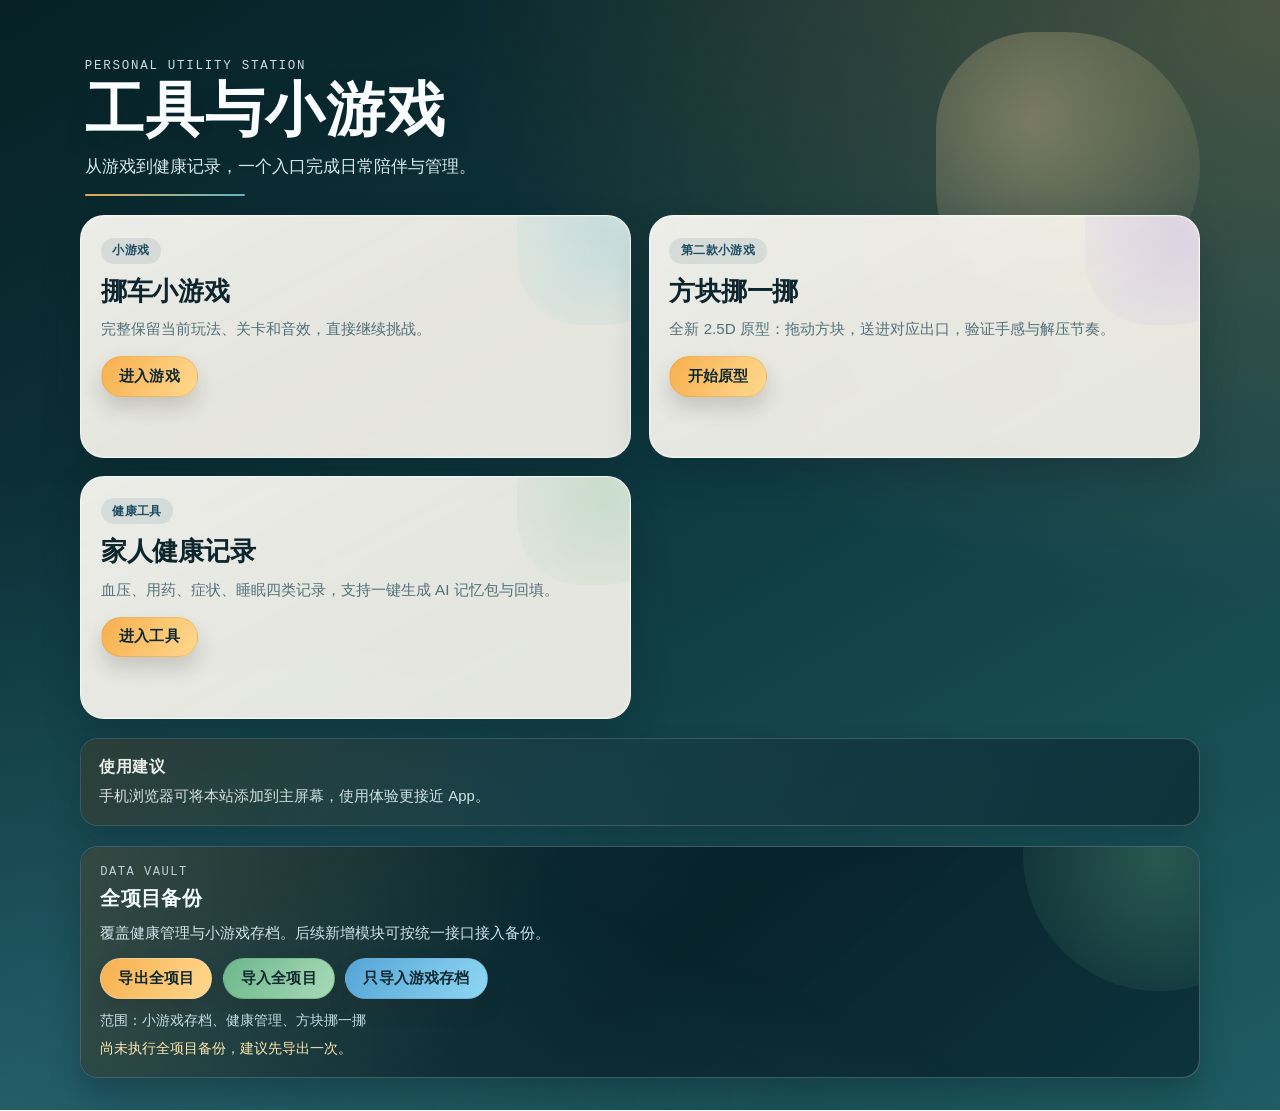
<file: index.html>
<!DOCTYPE html>
<html lang="zh-CN">
<head>
  <meta charset="UTF-8">
  <meta name="viewport" content="width=device-width,initial-scale=1,minimum-scale=1,maximum-scale=5,user-scalable=yes,viewport-fit=cover">
  <meta name="apple-mobile-web-app-capable" content="yes">
  <meta name="mobile-web-app-capable" content="yes">
  <meta name="theme-color" content="#121b20">
  <title>myGame 工具与小游戏</title>
  <link rel="manifest" href="./manifest.webmanifest?v=20260824112338">
  <link rel="apple-touch-icon" sizes="180x180" href="./assets/icons/apple-touch-icon.png?v=20260824112338">
  <link rel="icon" type="image/png" sizes="192x192" href="./assets/icons/icon-192.png?v=20260824112338">
  <link rel="stylesheet" href="./src/site.css?v=20260824112338">
</head>
<body>
  <section class="shell-view" data-view="home" aria-label="工具集合首页">
    <main class="portal">
      <header class="hero">
        <p class="kicker">Personal Utility Station</p>
        <h1>工具与小游戏</h1>
        <p class="subtitle">从游戏到健康记录，一个入口完成日常陪伴与管理。</p>
      </header>

      <section class="tool-grid" aria-label="工具列表">
        <article class="tool-card game">
          <div class="badge">小游戏</div>
          <h2>挪车小游戏</h2>
          <p>完整保留当前玩法、关卡和音效，直接继续挑战。</p>
          <a class="tool-link" href="#game" data-view-link="game">进入游戏</a>
        </article>

        <article class="tool-card shift">
          <div class="badge">第二款小游戏</div>
          <h2>方块挪一挪</h2>
          <p>全新 2.5D 原型：拖动方块，送进对应出口，验证手感与解压节奏。</p>
          <a class="tool-link" href="#shift" data-view-link="shift">开始原型</a>
        </article>

        <article class="tool-card health">
          <div class="badge">健康工具</div>
          <h2>家人健康记录</h2>
          <p>血压、用药、症状、睡眠四类记录，支持一键生成 AI 记忆包与回填。</p>
          <a class="tool-link" href="#health" data-view-link="health">进入工具</a>
        </article>
      </section>

      <section class="quick-note" aria-label="快速说明">
        <h3>使用建议</h3>
        <p>手机浏览器可将本站添加到主屏幕，使用体验更接近 App。</p>
      </section>

      <section class="backup-station" aria-label="全项目备份">
        <div class="backup-station-head">
          <p class="backup-kicker">Data Vault</p>
          <h3>全项目备份</h3>
        </div>
        <p class="backup-desc">覆盖健康管理与小游戏存档。后续新增模块可按统一接口接入备份。</p>
        <div class="backup-actions">
          <button id="btn-project-export" class="tool-link backup-link backup-link-export" type="button">导出全项目</button>
          <label class="tool-link backup-link backup-link-import" for="project-import-file">导入全项目</label>
          <input id="project-import-file" type="file" accept="application/json" hidden>
          <label class="tool-link backup-link backup-link-game-only" for="project-game-import-file">只导入游戏存档</label>
          <input id="project-game-import-file" type="file" accept="application/json" hidden>
        </div>
        <div id="project-backup-scope" class="backup-scope" aria-live="polite"></div>
        <div id="project-backup-status" class="backup-status" aria-live="polite"></div>
      </section>
    </main>
  </section>

  <section class="shell-view is-hidden" data-view="game" aria-label="挪车小游戏">
    <a class="home-link" href="#home" aria-label="返回主页">返回主页</a>
    <div id="app">
      <canvas id="game-canvas"></canvas>
    </div>
  </section>

  <section class="shell-view is-hidden" data-view="health" aria-label="健康记录工具">
    <main class="health-app" id="health-app">
      <header class="topbar">
        <a class="nav-back" href="#home" aria-label="返回首页">返回</a>
        <h1>健康记录</h1>
        <div class="top-actions">
          <button id="btn-refresh" class="ghost-btn" type="button">刷新</button>
          <button id="btn-elder-mode" class="ghost-btn" type="button" aria-pressed="false">老人模式</button>
        </div>
      </header>

      <nav class="module-switch" aria-label="功能模块">
        <button class="module-btn" type="button" data-module="persons" aria-pressed="false">成员</button>
        <button class="module-btn active" type="button" data-module="record" aria-pressed="true">记录</button>
        <button class="module-btn" type="button" data-module="ai" aria-pressed="false">AI协作</button>
        <button class="module-btn" type="button" data-module="timeline" aria-pressed="false">历史数据</button>
        <button class="module-btn" type="button" data-module="pending" aria-pressed="false">待确认</button>
      </nav>

      <section class="panel persons-panel module-panel is-hidden" data-module-panel="persons" aria-label="成员管理">
        <div class="panel-title-row">
          <h2>成员</h2>
          <select id="person-selector" aria-label="选择成员"></select>
        </div>
        <form id="person-form" class="inline-form">
          <input id="person-name" type="text" name="person-name" required maxlength="24" placeholder="姓名" aria-label="姓名" autocomplete="off">
          <input id="person-relation" type="text" name="person-relation" maxlength="24" placeholder="关系" aria-label="关系" autocomplete="off">
          <button type="submit">新增</button>
        </form>
        <div id="person-hints" class="hint-row"></div>
      </section>

      <section class="panel module-panel" data-module-panel="record" aria-label="快速记录">
        <h2>记录</h2>
        <div class="record-type-switch" aria-label="选择记录类型">
          <button class="record-type-btn active" type="button" data-record-type="vitals" aria-pressed="true">血压+心率</button>
          <button class="record-type-btn" type="button" data-record-type="medication" aria-pressed="false">用药</button>
          <button class="record-type-btn" type="button" data-record-type="symptom" aria-pressed="false">症状</button>
          <button class="record-type-btn" type="button" data-record-type="sleep" aria-pressed="false">睡眠</button>
        </div>
        <div class="record-slot-wrap" aria-label="记录时段">
          <span class="slot-label">时段</span>
          <div class="slot-chip-grid">
            <button class="slot-chip active" type="button" data-time-slot="before_breakfast" aria-pressed="true">晨起</button>
            <button class="slot-chip" type="button" data-time-slot="after_breakfast" aria-pressed="false">早饭后</button>
            <button class="slot-chip" type="button" data-time-slot="before_lunch" aria-pressed="false">午饭前</button>
            <button class="slot-chip" type="button" data-time-slot="after_lunch" aria-pressed="false">午饭后</button>
            <button class="slot-chip" type="button" data-time-slot="before_dinner" aria-pressed="false">下午高峰</button>
            <button class="slot-chip" type="button" data-time-slot="after_dinner" aria-pressed="false">晚饭后</button>
            <button class="slot-chip" type="button" data-time-slot="before_sleep" aria-pressed="false">睡前</button>
          </div>
        </div>
        <div class="record-grid">
          <form id="form-bp" class="record-card record-form is-active" data-record-form="vitals">
            <h3>血压 + 心率</h3>
            <div class="wheel-row">
              <div class="wheel-field">
                <label for="bp-sys">收缩压</label>
                <select id="bp-sys" required aria-label="收缩压选择"></select>
              </div>
              <div class="wheel-field">
                <label for="bp-dia">舒张压</label>
                <select id="bp-dia" required aria-label="舒张压选择"></select>
              </div>
            </div>
            <div class="quick-chip-row quick-chip-row-hidden" aria-label="血压快捷值">
              <button type="button" class="ghost-btn quick-chip" data-bp-preset="120/80">120/80</button>
              <button type="button" class="ghost-btn quick-chip" data-bp-preset="130/85">130/85</button>
              <button type="button" class="ghost-btn quick-chip" data-bp-preset="140/90">140/90</button>
              <button type="button" class="ghost-btn quick-chip" data-bp-preset="150/95">150/95</button>
            </div>
            <div class="wheel-row">
              <div class="wheel-field">
                <label for="hr-bpm">脉搏</label>
                <select id="hr-bpm" required aria-label="心率选择"></select>
              </div>
            </div>
            <div class="quick-chip-row quick-chip-row-hidden" aria-label="心率快捷值">
              <button type="button" class="ghost-btn quick-chip" data-fill-target="hr-bpm" data-fill-value="65">65</button>
              <button type="button" class="ghost-btn quick-chip" data-fill-target="hr-bpm" data-fill-value="72">72</button>
              <button type="button" class="ghost-btn quick-chip" data-fill-target="hr-bpm" data-fill-value="80">80</button>
              <button type="button" class="ghost-btn quick-chip" data-fill-target="hr-bpm" data-fill-value="90">90</button>
            </div>
            <input id="bp-note" type="text" name="bp-note" placeholder="血压备注（可选）" aria-label="血压备注" autocomplete="off">
            <input id="hr-note" type="text" name="hr-note" placeholder="心率备注（可选）" aria-label="心率备注" autocomplete="off">
            <button type="submit">保存</button>
          </form>

          <form id="form-med" class="record-card record-form is-hidden" data-record-form="medication" aria-hidden="true">
            <h3>用药</h3>
            <div class="row">
              <input id="med-name" type="text" name="med-name" required placeholder="药名" aria-label="药名" autocomplete="off">
              <input id="med-dose" type="text" name="med-dose" required placeholder="剂量 例如 5mg / 1片" aria-label="剂量" autocomplete="off">
            </div>
            <select id="med-status" name="med-status" required aria-label="用药状态">
              <option value="taken">已服用</option>
              <option value="missed">漏服</option>
              <option value="planned">计划服用</option>
            </select>
            <div class="quick-chip-row" aria-label="用药状态快捷选择">
              <button type="button" class="ghost-btn quick-chip" data-fill-target="med-status" data-fill-value="taken">已服用</button>
              <button type="button" class="ghost-btn quick-chip" data-fill-target="med-status" data-fill-value="missed">漏服</button>
              <button type="button" class="ghost-btn quick-chip" data-fill-target="med-status" data-fill-value="planned">计划服用</button>
            </div>
            <div class="med-template-wrap">
              <div id="med-template-list" class="quick-chip-row med-template-list" aria-label="常用药快捷填充"></div>
              <button id="btn-med-template-add" type="button" class="ghost-btn">添加常用药</button>
            </div>
            <button type="submit">保存</button>
          </form>

          <form id="form-symptom" class="record-card record-form is-hidden" data-record-form="symptom" aria-hidden="true">
            <h3>症状</h3>
            <div class="row">
              <input id="symptom-name" type="text" name="symptom-name" required placeholder="症状 例如 头晕" aria-label="症状名称" autocomplete="off">
              <select id="symptom-severity" name="symptom-severity" required aria-label="症状程度">
                <option value="mild">轻微</option>
                <option value="medium">中等</option>
                <option value="high">明显</option>
              </select>
            </div>
            <div class="quick-chip-row" aria-label="症状快捷选择">
              <button type="button" class="ghost-btn quick-chip" data-fill-target="symptom-name" data-fill-value="头晕">头晕</button>
              <button type="button" class="ghost-btn quick-chip" data-fill-target="symptom-name" data-fill-value="头痛">头痛</button>
              <button type="button" class="ghost-btn quick-chip" data-fill-target="symptom-name" data-fill-value="乏力">乏力</button>
              <button type="button" class="ghost-btn quick-chip" data-fill-target="symptom-name" data-fill-value="胸闷">胸闷</button>
            </div>
            <input id="symptom-note" type="text" name="symptom-note" placeholder="备注（可选）" aria-label="症状备注" autocomplete="off">
            <button type="submit">保存</button>
          </form>

          <form id="form-sleep" class="record-card record-form is-hidden" data-record-form="sleep" aria-hidden="true">
            <h3>睡眠</h3>
            <div class="row">
            <input id="sleep-hours" type="number" name="sleep-hours" required step="0.5" min="0" max="24" placeholder="时长(小时)" aria-label="睡眠时长">
            <select id="sleep-quality" name="sleep-quality" required aria-label="睡眠质量">
                <option value="good">良好</option>
                <option value="normal">一般</option>
                <option value="poor">较差</option>
              </select>
            </div>
            <div class="quick-chip-row" aria-label="睡眠时长快捷值">
              <button type="button" class="ghost-btn quick-chip" data-fill-target="sleep-hours" data-fill-value="6">6h</button>
              <button type="button" class="ghost-btn quick-chip" data-fill-target="sleep-hours" data-fill-value="7">7h</button>
              <button type="button" class="ghost-btn quick-chip" data-fill-target="sleep-hours" data-fill-value="8">8h</button>
              <button type="button" class="ghost-btn quick-chip" data-fill-target="sleep-hours" data-fill-value="9">9h</button>
            </div>
            <input id="sleep-note" type="text" name="sleep-note" placeholder="备注（可选）" aria-label="睡眠备注" autocomplete="off">
            <button type="submit">保存</button>
          </form>
        </div>
      </section>

      <section class="panel module-panel is-hidden" data-module-panel="ai" aria-label="AI协作">
        <div class="panel-title-row">
          <h2>AI协作</h2>
          <div class="quick-selects">
            <select id="import-mode" aria-label="导入模式">
              <option value="strict" selected>严格</option>
              <option value="compat">兼容</option>
            </select>
          </div>
        </div>

        <div class="template-grid" aria-label="一键模板">
          <button class="ghost-btn template-btn" type="button" data-template="morning">晨间模板</button>
          <button class="ghost-btn template-btn" type="button" data-template="night">晚间模板</button>
          <button class="ghost-btn template-btn" type="button" data-template="followup">异常模板</button>
          <button class="ghost-btn template-btn" type="button" data-template="report">报表模板</button>
        </div>

        <div class="voice-wrap">
          <div class="action-row">
            <button id="btn-voice" type="button" class="ghost-btn">浏览器识别</button>
            <button id="btn-voice-import" type="button" class="ghost-btn">文本入库</button>
            <span id="voice-status" class="hint-row inline-hint">未开始</span>
          </div>
          <textarea id="voice-transcript" rows="2" placeholder="可直接输入语音文本（支持输入法语音）"></textarea>
        </div>

        <textarea id="ai-response" rows="6" placeholder="粘贴 AI 回复"></textarea>
        <div class="action-row">
          <button id="btn-import-actions" type="button">入库</button>
          <button id="btn-clear-ai-response" type="button" class="ghost-btn">清空</button>
        </div>
        <div id="ai-result" class="hint-row"></div>
      </section>

      <section class="panel module-panel is-hidden" data-module-panel="pending" aria-label="待确认列表">
        <div class="panel-title-row">
          <h2>待确认</h2>
          <span id="pending-count">0</span>
        </div>
        <div id="pending-list" class="list"></div>
      </section>

      <section class="panel module-panel is-hidden" data-module-panel="timeline" aria-label="历史数据">
        <div class="panel-title-row">
          <h2>历史数据</h2>
        </div>
        <div class="timeline-date-sticky-row" aria-label="快速日期筛选">
          <button id="btn-timeline-prev-day" class="ghost-btn" type="button">上一日</button>
          <span id="timeline-date-label" class="timeline-date-label" aria-live="polite">今日</span>
          <button id="btn-timeline-next-day" class="ghost-btn" type="button">下一日</button>
          <button id="btn-timeline-all" class="ghost-btn" type="button" aria-pressed="false">全部</button>
        </div>
        <div class="timeline-date-controls" aria-label="日期查询与关键词检索">
          <div class="timeline-date-tools">
            <input id="timeline-date-input" type="date" aria-label="按日期查询">
            <button id="btn-timeline-pick-date" class="ghost-btn" type="button">跳转</button>
            <input id="timeline-keyword-input" type="search" name="timeline-keyword" maxlength="60" placeholder="关键词检索… 例：头晕/氯沙坦" aria-label="关键词检索" autocomplete="off">
            <button id="btn-timeline-keyword-search" class="ghost-btn" type="button">检索</button>
            <button id="btn-timeline-keyword-clear" class="ghost-btn" type="button">清空</button>
          </div>
        </div>
        <div class="timeline-visuals" aria-label="记录趋势">
          <div id="timeline-stats" class="stats-grid"></div>
          <button id="btn-timeline-stats-toggle" class="ghost-btn timeline-stats-toggle" type="button" hidden aria-expanded="false" aria-controls="timeline-stats">展开更多指标</button>
          <div class="trend-window-switch" aria-label="趋势时间范围">
            <button class="trend-window-btn" type="button" data-trend-window="today" aria-pressed="false">今日</button>
            <button class="trend-window-btn active" type="button" data-trend-window="recent_days" aria-pressed="true">近7日</button>
          </div>
          <div class="chart-grid">
            <article class="chart-card chart-card-bp">
              <h3>血压趋势</h3>
              <svg id="bp-chart" viewBox="0 0 320 120" role="img" aria-label="血压趋势图"></svg>
              <div id="bp-meta" class="hint-row"></div>
            </article>
            <article class="chart-card chart-card-hr">
              <h3>心率趋势</h3>
              <svg id="hr-chart" viewBox="0 0 320 120" role="img" aria-label="心率趋势图"></svg>
              <div id="hr-meta" class="hint-row"></div>
            </article>
            <article class="chart-card chart-card-sleep">
              <h3>睡眠趋势</h3>
              <svg id="sleep-chart" viewBox="0 0 320 120" role="img" aria-label="睡眠趋势图"></svg>
              <div id="sleep-meta" class="hint-row"></div>
            </article>
          </div>
        </div>
        <div id="timeline-list" class="list"></div>
      </section>

    </main>
  </section>

  <div id="shell-status" class="shell-status" aria-live="polite"></div>
  <div id="health-toast" class="health-toast" aria-live="polite"></div>


  <section class="shell-view is-hidden" data-view="shift" aria-label="方块挪一挪">
    <main class="shift-app" id="shift-app">
        <section id="shift-screen-home" class="shift-screen shift-screen-home">
          <header class="shift-home-topbar">
            <button id="btn-shift-open-settings-home" class="shift-icon-btn" type="button" aria-label="打开设置">
              <span class="shift-icon">⚙</span>
            </button>
            <div class="shift-coin-pill">
              <span class="shift-icon">🪙</span>
              <strong data-shift-coins>0</strong>
            </div>
            <span class="shift-home-topbar-spacer" aria-hidden="true"></span>
          </header>

          <section class="shift-home-hero">
            <div class="shift-hero-art">
              <span class="shift-sun"></span>
              <span class="shift-cloud shift-cloud-a"></span>
              <span class="shift-cloud shift-cloud-b"></span>
              <span class="shift-wave shift-wave-a"></span>
              <span class="shift-wave shift-wave-b"></span>
              <div class="shift-hero-copy">
                <p class="shift-kicker">随机动脑</p>
                <h1 id="shift-title">方块挪一挪</h1>
                <p id="shift-home-hint" class="shift-home-hint"></p>
              </div>
            </div>

            <div class="shift-home-stack">
              <button id="btn-shift-home-endless" class="shift-big-entry shift-theme-endless" type="button">
                <span class="shift-entry-icon">∞</span>
                <span class="shift-entry-main">
                  <strong>无限模式</strong>
                  <small id="shift-home-endless-copy">随机生成高密度盘面，尽量过滤白给开局。</small>
                </span>
              </button>

              <button id="btn-shift-home-continue" class="shift-big-entry shift-theme-continue" type="button">
                <span class="shift-entry-icon">▶</span>
                <span class="shift-entry-main">
                  <strong id="shift-home-continue-label">继续游玩</strong>
                  <small id="shift-home-continue-copy">回到上次游玩的关卡或本轮进度。</small>
                </span>
              </button>

              <button id="btn-shift-home-campaign" class="shift-big-entry shift-theme-campaign" type="button">
                <span class="shift-entry-icon">⚑</span>
                <span class="shift-entry-main">
                  <strong>主线模式</strong>
                  <small id="shift-home-campaign-copy">主线先暂缓，后续再回头整理。</small>
                </span>
              </button>
            </div>

          </section>
        </section>

        <section id="shift-screen-levels" class="shift-screen shift-screen-levels is-hidden">
          <header class="shift-toolbar">
            <div class="shift-toolbar-side">
              <button id="btn-shift-back-home" class="shift-icon-btn" type="button" aria-label="返回首页">
                <span class="shift-icon">←</span>
              </button>
              <button id="btn-shift-open-rules-list" class="shift-icon-btn" type="button" aria-label="查看规则">
                <span class="shift-icon">？</span>
              </button>
            </div>

            <div class="shift-toolbar-center">
              <p id="shift-list-mode-label" class="shift-toolbar-kicker">无限模式</p>
              <strong id="shift-list-subtitle">动脑局</strong>
              <span id="shift-list-meta" class="shift-toolbar-meta"></span>
            </div>

            <div class="shift-toolbar-side shift-toolbar-side-right">
              <div class="shift-coin-pill shift-coin-pill-compact">
                <span class="shift-icon">🪙</span>
                <strong data-shift-coins>0</strong>
              </div>
            </div>
          </header>

          <section class="shift-list-shell">
            <div class="shift-mode-tabs" role="tablist" aria-label="模式切换">
              <button id="btn-shift-tab-endless" class="shift-mode-tab is-active" type="button">∞ 无限</button>
              <button id="btn-shift-tab-campaign" class="shift-mode-tab" type="button">⚑ 主线</button>
            </div>

            <div class="shift-list-scroll">
              <section id="shift-campaign-panel" class="shift-list-panel is-hidden">
                <div class="shift-panel-head">
                  <div>
                    <p class="shift-panel-kicker">练习章节</p>
                    <h2 id="shift-campaign-heading">关卡</h2>
                  </div>
                  <span id="shift-campaign-progress" class="shift-chip-note">共 5 关</span>
                </div>
                <div id="shift-campaign-grid" class="shift-level-grid" aria-live="polite"></div>
              </section>

              <section id="shift-endless-panel" class="shift-list-panel">
                <div class="shift-panel-head">
                  <div>
                    <p class="shift-panel-kicker">无限入口</p>
                    <h2 id="shift-endless-heading">难度</h2>
                  </div>
                  <span id="shift-endless-progress" class="shift-chip-note">不限制步数和时间</span>
                </div>
                <div id="shift-endless-grid" class="shift-endless-grid" aria-live="polite"></div>
              </section>
            </div>

            <section class="shift-list-footer">
              <p id="shift-list-summary" class="shift-list-summary">首通有金币奖励，不用道具可点亮星标。</p>
              <div class="shift-list-actions">
                <button id="btn-shift-list-secondary" class="shift-ghost-btn is-hidden" type="button">重新开始</button>
                <button id="btn-shift-list-primary" class="shift-primary-btn" type="button">进入关卡</button>
              </div>
            </section>
          </section>
        </section>

        <section id="shift-screen-play" class="shift-screen shift-screen-play is-hidden">
          <header class="shift-toolbar shift-toolbar-play">
            <div class="shift-toolbar-side">
              <button id="btn-shift-open-settings-play" class="shift-icon-btn" type="button" aria-label="打开设置">
                <span class="shift-icon">⚙</span>
              </button>
              <button id="btn-shift-open-rules-play" class="shift-icon-btn" type="button" aria-label="查看规则">
                <span class="shift-icon">？</span>
              </button>
            </div>

            <div class="shift-toolbar-center shift-toolbar-center-play">
              <p id="shift-mode-line" class="shift-toolbar-kicker">主线模式</p>
              <strong id="shift-level-label">1-01</strong>
              <span id="shift-meta-text" class="shift-toolbar-meta">看颜色，把整块送到门槽</span>
            </div>

            <div class="shift-toolbar-side shift-toolbar-side-right">
              <div class="shift-coin-pill shift-coin-pill-compact">
                <span class="shift-icon">🪙</span>
                <strong id="shift-coins" data-shift-coins>0</strong>
              </div>
            </div>
          </header>

          <section class="shift-play-shell">
            <div class="shift-stage-wrap">
              <canvas id="shift-canvas" aria-label="方块挪一挪棋盘"></canvas>
              <div id="shift-guide" class="shift-guide is-hidden" aria-live="polite"></div>
              <div id="shift-status-text" class="shift-status-pill" aria-live="polite">自由拖动方块，把整块送到同色门槽。</div>
              <div id="shift-legend" class="shift-legend" aria-live="polite"></div>
              <div id="shift-toast" class="shift-toast" aria-live="polite"></div>
            </div>
          </section>

          <div id="shift-loading" class="shift-overlay shift-loading-overlay is-hidden" aria-live="polite" aria-busy="true">
            <div class="shift-loading-card">
              <div class="shift-loading-spinner" aria-hidden="true"></div>
              <p class="shift-panel-kicker">正在准备</p>
              <h2 id="shift-loading-title">正在生成无限局</h2>
              <p id="shift-loading-copy">正在整理高密度随机盘面，请稍候。</p>
            </div>
          </div>

          <footer class="shift-tool-dock" aria-label="辅助道具栏">
            <button id="btn-shift-use-master-key" class="shift-tool-slot" type="button" aria-label="万能钥匙">
              <span class="shift-tool-icon">🗝️</span>
              <span class="shift-tool-label">钥匙</span>
              <span id="shift-master-key-count" class="shift-tool-count">0</span>
            </button>

            <button id="btn-shift-use-lubricant" class="shift-tool-slot" type="button" aria-label="润滑油">
              <span class="shift-tool-icon">🛢</span>
              <span class="shift-tool-label">润滑油</span>
              <span id="shift-lubricant-count" class="shift-tool-count">0</span>
            </button>

            <button id="btn-shift-use-gold-finger" class="shift-tool-slot" type="button" aria-label="金手指">
              <span class="shift-tool-icon">☝️</span>
              <span class="shift-tool-label">金手指</span>
              <span id="shift-gold-finger-count" class="shift-tool-count">0</span>
            </button>
          </footer>
        </section>
      </main>

      <div id="shift-compat" class="shift-overlay is-hidden" aria-live="polite">
        <div class="shift-modal-card shift-modal-card-compat">
          <button class="shift-modal-close" type="button" data-shift-close aria-label="关闭弹窗">×</button>
          <p class="shift-panel-kicker">Compatibility</p>
          <h2>当前浏览器暂不支持该游戏画面</h2>
          <p>请尝试新版 Chrome、Safari、Edge 或 Firefox。</p>
          <a class="shift-primary-btn" href="#home" data-view-link="home">返回站点首页</a>
        </div>
      </div>

      <div id="shift-modal-settings" class="shift-overlay is-hidden" data-shift-overlay>
        <div class="shift-modal-card shift-modal-card-settings">
          <button class="shift-modal-close" type="button" data-shift-close aria-label="关闭弹窗">×</button>
          <p class="shift-panel-kicker">设置</p>
          <h2>设置</h2>
          <div class="shift-settings-stack">
            <section class="shift-settings-panel" aria-label="体验设置">
              <label class="shift-setting-row shift-setting-row-slider" for="shift-setting-volume">
                <span class="shift-setting-copy">
                  <strong>音量</strong>
                  <small>整体声音大小</small>
                </span>
                <span id="shift-setting-volume-value" class="shift-setting-value">70%</span>
              </label>
              <input id="shift-setting-volume" class="shift-setting-slider" type="range" min="0" max="100" step="5" value="70" aria-label="调节音量">

              <label class="shift-setting-toggle">
                <span class="shift-setting-copy">
                  <strong>音乐</strong>
                  <small>背景音乐循环播放</small>
                </span>
                <span class="shift-toggle-control">
                  <input id="shift-setting-music" class="shift-toggle-input" type="checkbox" checked>
                  <span class="shift-toggle-track"><span class="shift-toggle-thumb"></span></span>
                </span>
              </label>

              <label class="shift-setting-toggle">
                <span class="shift-setting-copy">
                  <strong>音效</strong>
                  <small>拖动、通关、道具反馈</small>
                </span>
                <span class="shift-toggle-control">
                  <input id="shift-setting-sfx" class="shift-toggle-input" type="checkbox" checked>
                  <span class="shift-toggle-track"><span class="shift-toggle-thumb"></span></span>
                </span>
              </label>

              <label class="shift-setting-toggle">
                <span class="shift-setting-copy">
                  <strong>震动</strong>
                  <small>成功收块与完成时震动</small>
                </span>
                <span class="shift-toggle-control">
                  <input id="shift-setting-vibration" class="shift-toggle-input" type="checkbox" checked>
                  <span class="shift-toggle-track"><span class="shift-toggle-thumb"></span></span>
                </span>
              </label>
            </section>

            <div class="shift-modal-list">
              <button id="btn-shift-reset" class="shift-modal-action" type="button">↺ 重开当前关</button>
              <button id="btn-shift-settings-list" class="shift-modal-action" type="button">☰ 返回关卡列表</button>
              <button id="btn-shift-settings-home" class="shift-modal-action" type="button">⌂ 回到首页</button>
              <a class="shift-modal-action" href="#home" data-view-link="home">↩ 返回站点首页</a>
            </div>
          </div>
        </div>
      </div>

      <div id="shift-modal-rules" class="shift-overlay is-hidden" data-shift-overlay>
        <div class="shift-modal-card">
          <button class="shift-modal-close" type="button" data-shift-close aria-label="关闭弹窗">×</button>
          <p class="shift-panel-kicker">玩法攻略</p>
          <h2>看颜色，轻松挪</h2>
          <div class="shift-rules-stack">
            <section class="shift-rule-row">
              <span class="shift-rule-icon">◎</span>
              <div>
                <strong>基本规则</strong>
                <p>看颜色，把整块送到对应门槽边再离场。</p>
              </div>
            </section>
            <section class="shift-rule-row">
              <span class="shift-rule-icon">★</span>
              <div>
                <strong>完美通关</strong>
                <p>不用道具通关，就会点亮星标。</p>
              </div>
            </section>
            <section class="shift-rule-row">
              <span class="shift-rule-icon">🧰</span>
              <div>
                <strong>辅助道具</strong>
                <p>卡住时再用；点道具栏库存为 0 的图标可直接购买。</p>
              </div>
            </section>
          </div>
        </div>
      </div>

      <div id="shift-modal-shop" class="shift-overlay is-hidden" data-shift-overlay>
        <div class="shift-modal-card shift-modal-card-shop">
          <button class="shift-modal-close" type="button" data-shift-close aria-label="关闭弹窗">×</button>
          <p class="shift-panel-kicker">购买道具</p>
          <div class="shift-shop-icon" id="shift-shop-icon">🗝️</div>
          <h2 id="shift-shop-name">万能钥匙</h2>
          <p id="shift-shop-desc">打开一扇锁门，本局持续生效。</p>
          <div class="shift-shop-price">单价 <strong id="shift-shop-price">120</strong> 金币</div>
          <section class="shift-shop-quantity-panel" aria-label="购买数量">
            <div class="shift-shop-quantity-stepper">
              <button id="btn-shift-shop-quantity-minus" class="shift-shop-quantity-btn" type="button" aria-label="减少购买数量">－</button>
              <strong id="shift-shop-quantity-value" class="shift-shop-quantity-value">1</strong>
              <button id="btn-shift-shop-quantity-plus" class="shift-shop-quantity-btn" type="button" aria-label="增加购买数量">＋</button>
            </div>
            <div class="shift-shop-quantity-presets">
              <button class="shift-shop-quantity-chip is-active" type="button" data-shift-shop-quantity="1">x1</button>
              <button class="shift-shop-quantity-chip" type="button" data-shift-shop-quantity="3">x3</button>
              <button class="shift-shop-quantity-chip" type="button" data-shift-shop-quantity="5">x5</button>
            </div>
          </section>
          <div class="shift-shop-total">合计 <strong id="shift-shop-total-price">120</strong> 金币</div>
          <div class="shift-modal-actions shift-modal-actions-center">
            <button id="btn-shift-shop-buy" class="shift-primary-btn" type="button">购买 x1</button>
            <button class="shift-ghost-btn" type="button" data-shift-close>关闭</button>
          </div>
        </div>
      </div>

      <div id="shift-win" class="shift-overlay is-hidden" data-shift-overlay>
        <div class="shift-modal-card shift-modal-card-result">
          <button class="shift-modal-close" type="button" data-shift-close aria-label="关闭弹窗">×</button>
          <div id="shift-result-badge" class="shift-result-badge">✓</div>
          <p class="shift-panel-kicker">通关结果</p>
          <h2 id="shift-result-title">完成啦</h2>
          <p id="shift-win-copy">本关已整理完成。</p>
          <div class="shift-result-reward-row">
            <span class="shift-result-reward">🪙 <strong id="shift-result-reward">0</strong></span>
            <span id="shift-result-extra" class="shift-result-extra">可重玩冲击星标</span>
          </div>
          <div class="shift-modal-actions shift-modal-actions-stack">
            <button id="btn-shift-next" class="shift-primary-btn" type="button">下一关</button>
            <button id="btn-shift-replay" class="shift-ghost-btn" type="button">重玩本关</button>
            <button id="btn-shift-result-list" class="shift-text-btn" type="button">返回关卡列表</button>
          </div>
        </div>
      </div>
  </section>
  <script type="module" src="./src/backup-hub.js?v=20260824112338"></script>
  <script type="module" src="./src/backup-provider-health.js?v=20260824112338"></script>
  <script type="module" src="./src/backup-provider-game.js?v=20260824112338"></script>
  <script type="module" src="./src/backup-provider-shift.js?v=20260824112338"></script>
  <script type="module" src="./src/pwa.js?v=20260824112338"></script>
  <script type="module" src="./src/shell.js?v=20260824112338"></script>
</body>
</html>
</file>
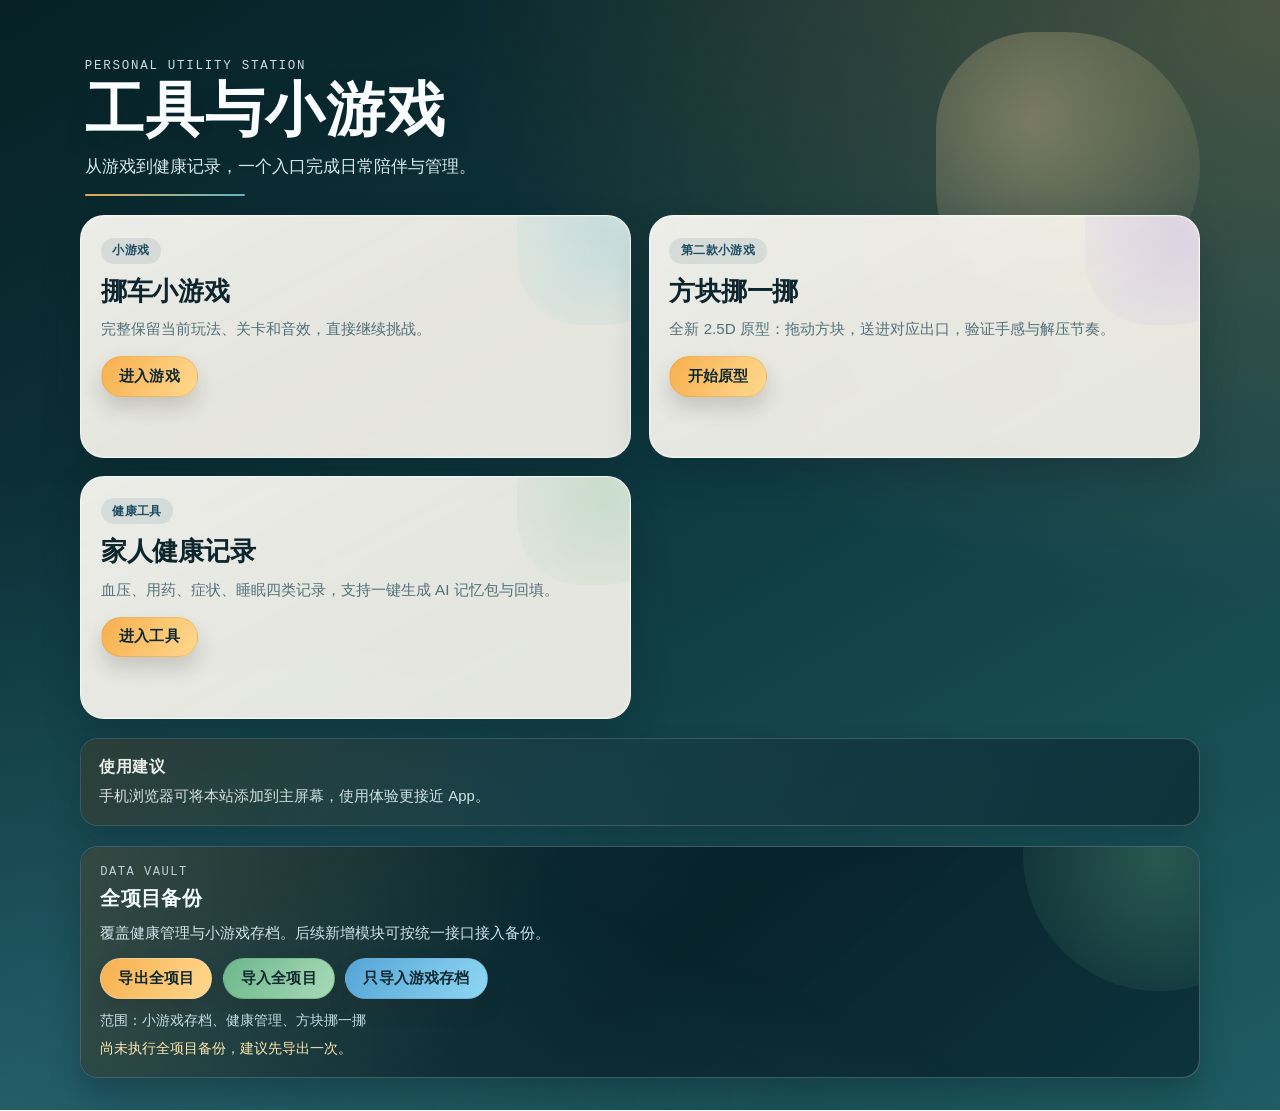
<file: web_frontend/index.html>
<!DOCTYPE html>
<html lang="zh-CN">
<head>
  <meta charset="UTF-8">
  <meta name="viewport" content="width=device-width,initial-scale=1,minimum-scale=1,maximum-scale=5,user-scalable=yes,viewport-fit=cover">
  <meta name="apple-mobile-web-app-capable" content="yes">
  <meta name="mobile-web-app-capable" content="yes">
  <meta name="theme-color" content="#121b20">
  <title>myGame 工具与小游戏</title>
  <link rel="manifest" href="./manifest.webmanifest?v=__BUILD_TAG__">
  <link rel="apple-touch-icon" sizes="180x180" href="./assets/icons/apple-touch-icon.png?v=__BUILD_TAG__">
  <link rel="icon" type="image/png" sizes="192x192" href="./assets/icons/icon-192.png?v=__BUILD_TAG__">
  <link rel="stylesheet" href="./src/site.css?v=__BUILD_TAG__">
</head>
<body>
  <section class="shell-view" data-view="home" aria-label="工具集合首页">
    <main class="portal">
      <header class="hero">
        <p class="kicker">Personal Utility Station</p>
        <h1>工具与小游戏</h1>
        <p class="subtitle">从游戏到健康记录，一个入口完成日常陪伴与管理。</p>
      </header>

      <section class="tool-grid" aria-label="工具列表">
        <article class="tool-card game">
          <div class="badge">小游戏</div>
          <h2>挪车小游戏</h2>
          <p>完整保留当前玩法、关卡和音效，直接继续挑战。</p>
          <a class="tool-link" href="#game" data-view-link="game">进入游戏</a>
        </article>

        <article class="tool-card shift">
          <div class="badge">第二款小游戏</div>
          <h2>方块挪一挪</h2>
          <p>全新 2.5D 原型：拖动方块，送进对应出口，验证手感与解压节奏。</p>
          <a class="tool-link" href="#shift" data-view-link="shift">开始原型</a>
        </article>

        <article class="tool-card health">
          <div class="badge">健康工具</div>
          <h2>家人健康记录</h2>
          <p>血压、用药、症状、睡眠四类记录，支持一键生成 AI 记忆包与回填。</p>
          <a class="tool-link" href="#health" data-view-link="health">进入工具</a>
        </article>
      </section>

      <section class="quick-note" aria-label="快速说明">
        <h3>使用建议</h3>
        <p>手机浏览器可将本站添加到主屏幕，使用体验更接近 App。</p>
      </section>

      <section class="backup-station" aria-label="全项目备份">
        <div class="backup-station-head">
          <p class="backup-kicker">Data Vault</p>
          <h3>全项目备份</h3>
        </div>
        <p class="backup-desc">覆盖健康管理与小游戏存档。后续新增模块可按统一接口接入备份。</p>
        <div class="backup-actions">
          <button id="btn-project-export" class="tool-link backup-link backup-link-export" type="button">导出全项目</button>
          <label class="tool-link backup-link backup-link-import" for="project-import-file">导入全项目</label>
          <input id="project-import-file" type="file" accept="application/json" hidden>
          <label class="tool-link backup-link backup-link-game-only" for="project-game-import-file">只导入游戏存档</label>
          <input id="project-game-import-file" type="file" accept="application/json" hidden>
        </div>
        <div id="project-backup-scope" class="backup-scope" aria-live="polite"></div>
        <div id="project-backup-status" class="backup-status" aria-live="polite"></div>
      </section>
    </main>
  </section>

  <section class="shell-view is-hidden" data-view="game" aria-label="挪车小游戏">
    <a class="home-link" href="#home" aria-label="返回主页">返回主页</a>
    <div id="app">
      <canvas id="game-canvas"></canvas>
    </div>
  </section>

  <section class="shell-view is-hidden" data-view="health" aria-label="健康记录工具">
    <main class="health-app" id="health-app">
      <header class="topbar">
        <a class="nav-back" href="#home" aria-label="返回首页">返回</a>
        <h1>健康记录</h1>
        <div class="top-actions">
          <button id="btn-refresh" class="ghost-btn" type="button">刷新</button>
          <button id="btn-elder-mode" class="ghost-btn" type="button" aria-pressed="false">老人模式</button>
        </div>
      </header>

      <nav class="module-switch" aria-label="功能模块">
        <button class="module-btn" type="button" data-module="persons" aria-pressed="false">成员</button>
        <button class="module-btn active" type="button" data-module="record" aria-pressed="true">记录</button>
        <button class="module-btn" type="button" data-module="ai" aria-pressed="false">AI协作</button>
        <button class="module-btn" type="button" data-module="timeline" aria-pressed="false">历史数据</button>
        <button class="module-btn" type="button" data-module="pending" aria-pressed="false">待确认</button>
      </nav>

      <section class="panel persons-panel module-panel is-hidden" data-module-panel="persons" aria-label="成员管理">
        <div class="panel-title-row">
          <h2>成员</h2>
          <select id="person-selector" aria-label="选择成员"></select>
        </div>
        <form id="person-form" class="inline-form">
          <input id="person-name" type="text" name="person-name" required maxlength="24" placeholder="姓名" aria-label="姓名" autocomplete="off">
          <input id="person-relation" type="text" name="person-relation" maxlength="24" placeholder="关系" aria-label="关系" autocomplete="off">
          <button type="submit">新增</button>
        </form>
        <div id="person-hints" class="hint-row"></div>
      </section>

      <section class="panel module-panel" data-module-panel="record" aria-label="快速记录">
        <h2>记录</h2>
        <div class="record-type-switch" aria-label="选择记录类型">
          <button class="record-type-btn active" type="button" data-record-type="vitals" aria-pressed="true">血压+心率</button>
          <button class="record-type-btn" type="button" data-record-type="medication" aria-pressed="false">用药</button>
          <button class="record-type-btn" type="button" data-record-type="symptom" aria-pressed="false">症状</button>
          <button class="record-type-btn" type="button" data-record-type="sleep" aria-pressed="false">睡眠</button>
        </div>
        <div class="record-slot-wrap" aria-label="记录时段">
          <span class="slot-label">时段</span>
          <div class="slot-chip-grid">
            <button class="slot-chip active" type="button" data-time-slot="before_breakfast" aria-pressed="true">晨起</button>
            <button class="slot-chip" type="button" data-time-slot="after_breakfast" aria-pressed="false">早饭后</button>
            <button class="slot-chip" type="button" data-time-slot="before_lunch" aria-pressed="false">午饭前</button>
            <button class="slot-chip" type="button" data-time-slot="after_lunch" aria-pressed="false">午饭后</button>
            <button class="slot-chip" type="button" data-time-slot="before_dinner" aria-pressed="false">下午高峰</button>
            <button class="slot-chip" type="button" data-time-slot="after_dinner" aria-pressed="false">晚饭后</button>
            <button class="slot-chip" type="button" data-time-slot="before_sleep" aria-pressed="false">睡前</button>
          </div>
        </div>
        <div class="record-grid">
          <form id="form-bp" class="record-card record-form is-active" data-record-form="vitals">
            <h3>血压 + 心率</h3>
            <div class="wheel-row">
              <div class="wheel-field">
                <label for="bp-sys">收缩压</label>
                <select id="bp-sys" required aria-label="收缩压选择"></select>
              </div>
              <div class="wheel-field">
                <label for="bp-dia">舒张压</label>
                <select id="bp-dia" required aria-label="舒张压选择"></select>
              </div>
            </div>
            <div class="quick-chip-row quick-chip-row-hidden" aria-label="血压快捷值">
              <button type="button" class="ghost-btn quick-chip" data-bp-preset="120/80">120/80</button>
              <button type="button" class="ghost-btn quick-chip" data-bp-preset="130/85">130/85</button>
              <button type="button" class="ghost-btn quick-chip" data-bp-preset="140/90">140/90</button>
              <button type="button" class="ghost-btn quick-chip" data-bp-preset="150/95">150/95</button>
            </div>
            <div class="wheel-row">
              <div class="wheel-field">
                <label for="hr-bpm">脉搏</label>
                <select id="hr-bpm" required aria-label="心率选择"></select>
              </div>
            </div>
            <div class="quick-chip-row quick-chip-row-hidden" aria-label="心率快捷值">
              <button type="button" class="ghost-btn quick-chip" data-fill-target="hr-bpm" data-fill-value="65">65</button>
              <button type="button" class="ghost-btn quick-chip" data-fill-target="hr-bpm" data-fill-value="72">72</button>
              <button type="button" class="ghost-btn quick-chip" data-fill-target="hr-bpm" data-fill-value="80">80</button>
              <button type="button" class="ghost-btn quick-chip" data-fill-target="hr-bpm" data-fill-value="90">90</button>
            </div>
            <input id="bp-note" type="text" name="bp-note" placeholder="血压备注（可选）" aria-label="血压备注" autocomplete="off">
            <input id="hr-note" type="text" name="hr-note" placeholder="心率备注（可选）" aria-label="心率备注" autocomplete="off">
            <button type="submit">保存</button>
          </form>

          <form id="form-med" class="record-card record-form is-hidden" data-record-form="medication" aria-hidden="true">
            <h3>用药</h3>
            <div class="row">
              <input id="med-name" type="text" name="med-name" required placeholder="药名" aria-label="药名" autocomplete="off">
              <input id="med-dose" type="text" name="med-dose" required placeholder="剂量 例如 5mg / 1片" aria-label="剂量" autocomplete="off">
            </div>
            <select id="med-status" name="med-status" required aria-label="用药状态">
              <option value="taken">已服用</option>
              <option value="missed">漏服</option>
              <option value="planned">计划服用</option>
            </select>
            <div class="quick-chip-row" aria-label="用药状态快捷选择">
              <button type="button" class="ghost-btn quick-chip" data-fill-target="med-status" data-fill-value="taken">已服用</button>
              <button type="button" class="ghost-btn quick-chip" data-fill-target="med-status" data-fill-value="missed">漏服</button>
              <button type="button" class="ghost-btn quick-chip" data-fill-target="med-status" data-fill-value="planned">计划服用</button>
            </div>
            <div class="med-template-wrap">
              <div id="med-template-list" class="quick-chip-row med-template-list" aria-label="常用药快捷填充"></div>
              <button id="btn-med-template-add" type="button" class="ghost-btn">添加常用药</button>
            </div>
            <button type="submit">保存</button>
          </form>

          <form id="form-symptom" class="record-card record-form is-hidden" data-record-form="symptom" aria-hidden="true">
            <h3>症状</h3>
            <div class="row">
              <input id="symptom-name" type="text" name="symptom-name" required placeholder="症状 例如 头晕" aria-label="症状名称" autocomplete="off">
              <select id="symptom-severity" name="symptom-severity" required aria-label="症状程度">
                <option value="mild">轻微</option>
                <option value="medium">中等</option>
                <option value="high">明显</option>
              </select>
            </div>
            <div class="quick-chip-row" aria-label="症状快捷选择">
              <button type="button" class="ghost-btn quick-chip" data-fill-target="symptom-name" data-fill-value="头晕">头晕</button>
              <button type="button" class="ghost-btn quick-chip" data-fill-target="symptom-name" data-fill-value="头痛">头痛</button>
              <button type="button" class="ghost-btn quick-chip" data-fill-target="symptom-name" data-fill-value="乏力">乏力</button>
              <button type="button" class="ghost-btn quick-chip" data-fill-target="symptom-name" data-fill-value="胸闷">胸闷</button>
            </div>
            <input id="symptom-note" type="text" name="symptom-note" placeholder="备注（可选）" aria-label="症状备注" autocomplete="off">
            <button type="submit">保存</button>
          </form>

          <form id="form-sleep" class="record-card record-form is-hidden" data-record-form="sleep" aria-hidden="true">
            <h3>睡眠</h3>
            <div class="row">
            <input id="sleep-hours" type="number" name="sleep-hours" required step="0.5" min="0" max="24" placeholder="时长(小时)" aria-label="睡眠时长">
            <select id="sleep-quality" name="sleep-quality" required aria-label="睡眠质量">
                <option value="good">良好</option>
                <option value="normal">一般</option>
                <option value="poor">较差</option>
              </select>
            </div>
            <div class="quick-chip-row" aria-label="睡眠时长快捷值">
              <button type="button" class="ghost-btn quick-chip" data-fill-target="sleep-hours" data-fill-value="6">6h</button>
              <button type="button" class="ghost-btn quick-chip" data-fill-target="sleep-hours" data-fill-value="7">7h</button>
              <button type="button" class="ghost-btn quick-chip" data-fill-target="sleep-hours" data-fill-value="8">8h</button>
              <button type="button" class="ghost-btn quick-chip" data-fill-target="sleep-hours" data-fill-value="9">9h</button>
            </div>
            <input id="sleep-note" type="text" name="sleep-note" placeholder="备注（可选）" aria-label="睡眠备注" autocomplete="off">
            <button type="submit">保存</button>
          </form>
        </div>
      </section>

      <section class="panel module-panel is-hidden" data-module-panel="ai" aria-label="AI协作">
        <div class="panel-title-row">
          <h2>AI协作</h2>
          <div class="quick-selects">
            <select id="import-mode" aria-label="导入模式">
              <option value="strict" selected>严格</option>
              <option value="compat">兼容</option>
            </select>
          </div>
        </div>

        <div class="template-grid" aria-label="一键模板">
          <button class="ghost-btn template-btn" type="button" data-template="morning">晨间模板</button>
          <button class="ghost-btn template-btn" type="button" data-template="night">晚间模板</button>
          <button class="ghost-btn template-btn" type="button" data-template="followup">异常模板</button>
          <button class="ghost-btn template-btn" type="button" data-template="report">报表模板</button>
        </div>

        <div class="voice-wrap">
          <div class="action-row">
            <button id="btn-voice" type="button" class="ghost-btn">浏览器识别</button>
            <button id="btn-voice-import" type="button" class="ghost-btn">文本入库</button>
            <span id="voice-status" class="hint-row inline-hint">未开始</span>
          </div>
          <textarea id="voice-transcript" rows="2" placeholder="可直接输入语音文本（支持输入法语音）"></textarea>
        </div>

        <textarea id="ai-response" rows="6" placeholder="粘贴 AI 回复"></textarea>
        <div class="action-row">
          <button id="btn-import-actions" type="button">入库</button>
          <button id="btn-clear-ai-response" type="button" class="ghost-btn">清空</button>
        </div>
        <div id="ai-result" class="hint-row"></div>
      </section>

      <section class="panel module-panel is-hidden" data-module-panel="pending" aria-label="待确认列表">
        <div class="panel-title-row">
          <h2>待确认</h2>
          <span id="pending-count">0</span>
        </div>
        <div id="pending-list" class="list"></div>
      </section>

      <section class="panel module-panel is-hidden" data-module-panel="timeline" aria-label="历史数据">
        <div class="panel-title-row">
          <h2>历史数据</h2>
        </div>
        <div class="timeline-date-sticky-row" aria-label="快速日期筛选">
          <button id="btn-timeline-prev-day" class="ghost-btn" type="button">上一日</button>
          <span id="timeline-date-label" class="timeline-date-label" aria-live="polite">今日</span>
          <button id="btn-timeline-next-day" class="ghost-btn" type="button">下一日</button>
          <button id="btn-timeline-all" class="ghost-btn" type="button" aria-pressed="false">全部</button>
        </div>
        <div class="timeline-date-controls" aria-label="日期查询与关键词检索">
          <div class="timeline-date-tools">
            <input id="timeline-date-input" type="date" aria-label="按日期查询">
            <button id="btn-timeline-pick-date" class="ghost-btn" type="button">跳转</button>
            <input id="timeline-keyword-input" type="search" name="timeline-keyword" maxlength="60" placeholder="关键词检索… 例：头晕/氯沙坦" aria-label="关键词检索" autocomplete="off">
            <button id="btn-timeline-keyword-search" class="ghost-btn" type="button">检索</button>
            <button id="btn-timeline-keyword-clear" class="ghost-btn" type="button">清空</button>
          </div>
        </div>
        <div class="timeline-visuals" aria-label="记录趋势">
          <div id="timeline-stats" class="stats-grid"></div>
          <button id="btn-timeline-stats-toggle" class="ghost-btn timeline-stats-toggle" type="button" hidden aria-expanded="false" aria-controls="timeline-stats">展开更多指标</button>
          <div class="trend-window-switch" aria-label="趋势时间范围">
            <button class="trend-window-btn" type="button" data-trend-window="today" aria-pressed="false">今日</button>
            <button class="trend-window-btn active" type="button" data-trend-window="recent_days" aria-pressed="true">近7日</button>
          </div>
          <div class="chart-grid">
            <article class="chart-card chart-card-bp">
              <h3>血压趋势</h3>
              <svg id="bp-chart" viewBox="0 0 320 120" role="img" aria-label="血压趋势图"></svg>
              <div id="bp-meta" class="hint-row"></div>
            </article>
            <article class="chart-card chart-card-hr">
              <h3>心率趋势</h3>
              <svg id="hr-chart" viewBox="0 0 320 120" role="img" aria-label="心率趋势图"></svg>
              <div id="hr-meta" class="hint-row"></div>
            </article>
            <article class="chart-card chart-card-sleep">
              <h3>睡眠趋势</h3>
              <svg id="sleep-chart" viewBox="0 0 320 120" role="img" aria-label="睡眠趋势图"></svg>
              <div id="sleep-meta" class="hint-row"></div>
            </article>
          </div>
        </div>
        <div id="timeline-list" class="list"></div>
      </section>

    </main>
  </section>

  <div id="shell-status" class="shell-status" aria-live="polite"></div>
  <div id="health-toast" class="health-toast" aria-live="polite"></div>


  <section class="shell-view is-hidden" data-view="shift" aria-label="方块挪一挪">
    <main class="shift-app" id="shift-app">
        <section id="shift-screen-home" class="shift-screen shift-screen-home">
          <header class="shift-home-topbar">
            <button id="btn-shift-open-settings-home" class="shift-icon-btn" type="button" aria-label="打开设置">
              <span class="shift-icon">⚙</span>
            </button>
            <div class="shift-coin-pill">
              <span class="shift-icon">🪙</span>
              <strong data-shift-coins>0</strong>
            </div>
            <span class="shift-home-topbar-spacer" aria-hidden="true"></span>
          </header>

          <section class="shift-home-hero">
            <div class="shift-hero-art">
              <span class="shift-sun"></span>
              <span class="shift-cloud shift-cloud-a"></span>
              <span class="shift-cloud shift-cloud-b"></span>
              <span class="shift-wave shift-wave-a"></span>
              <span class="shift-wave shift-wave-b"></span>
              <div class="shift-hero-copy">
                <p class="shift-kicker">随机动脑</p>
                <h1 id="shift-title">方块挪一挪</h1>
                <p id="shift-home-hint" class="shift-home-hint"></p>
              </div>
            </div>

            <div class="shift-home-stack">
              <button id="btn-shift-home-endless" class="shift-big-entry shift-theme-endless" type="button">
                <span class="shift-entry-icon">∞</span>
                <span class="shift-entry-main">
                  <strong>无限模式</strong>
                  <small id="shift-home-endless-copy">随机生成高密度盘面，尽量过滤白给开局。</small>
                </span>
              </button>

              <button id="btn-shift-home-continue" class="shift-big-entry shift-theme-continue" type="button">
                <span class="shift-entry-icon">▶</span>
                <span class="shift-entry-main">
                  <strong id="shift-home-continue-label">继续游玩</strong>
                  <small id="shift-home-continue-copy">回到上次游玩的关卡或本轮进度。</small>
                </span>
              </button>

              <button id="btn-shift-home-campaign" class="shift-big-entry shift-theme-campaign" type="button">
                <span class="shift-entry-icon">⚑</span>
                <span class="shift-entry-main">
                  <strong>主线模式</strong>
                  <small id="shift-home-campaign-copy">主线先暂缓，后续再回头整理。</small>
                </span>
              </button>
            </div>

          </section>
        </section>

        <section id="shift-screen-levels" class="shift-screen shift-screen-levels is-hidden">
          <header class="shift-toolbar">
            <div class="shift-toolbar-side">
              <button id="btn-shift-back-home" class="shift-icon-btn" type="button" aria-label="返回首页">
                <span class="shift-icon">←</span>
              </button>
              <button id="btn-shift-open-rules-list" class="shift-icon-btn" type="button" aria-label="查看规则">
                <span class="shift-icon">？</span>
              </button>
            </div>

            <div class="shift-toolbar-center">
              <p id="shift-list-mode-label" class="shift-toolbar-kicker">无限模式</p>
              <strong id="shift-list-subtitle">动脑局</strong>
              <span id="shift-list-meta" class="shift-toolbar-meta"></span>
            </div>

            <div class="shift-toolbar-side shift-toolbar-side-right">
              <div class="shift-coin-pill shift-coin-pill-compact">
                <span class="shift-icon">🪙</span>
                <strong data-shift-coins>0</strong>
              </div>
            </div>
          </header>

          <section class="shift-list-shell">
            <div class="shift-mode-tabs" role="tablist" aria-label="模式切换">
              <button id="btn-shift-tab-endless" class="shift-mode-tab is-active" type="button">∞ 无限</button>
              <button id="btn-shift-tab-campaign" class="shift-mode-tab" type="button">⚑ 主线</button>
            </div>

            <div class="shift-list-scroll">
              <section id="shift-campaign-panel" class="shift-list-panel is-hidden">
                <div class="shift-panel-head">
                  <div>
                    <p class="shift-panel-kicker">练习章节</p>
                    <h2 id="shift-campaign-heading">关卡</h2>
                  </div>
                  <span id="shift-campaign-progress" class="shift-chip-note">共 5 关</span>
                </div>
                <div id="shift-campaign-grid" class="shift-level-grid" aria-live="polite"></div>
              </section>

              <section id="shift-endless-panel" class="shift-list-panel">
                <div class="shift-panel-head">
                  <div>
                    <p class="shift-panel-kicker">无限入口</p>
                    <h2 id="shift-endless-heading">难度</h2>
                  </div>
                  <span id="shift-endless-progress" class="shift-chip-note">不限制步数和时间</span>
                </div>
                <div id="shift-endless-grid" class="shift-endless-grid" aria-live="polite"></div>
              </section>
            </div>

            <section class="shift-list-footer">
              <p id="shift-list-summary" class="shift-list-summary">首通有金币奖励，不用道具可点亮星标。</p>
              <div class="shift-list-actions">
                <button id="btn-shift-list-secondary" class="shift-ghost-btn is-hidden" type="button">重新开始</button>
                <button id="btn-shift-list-primary" class="shift-primary-btn" type="button">进入关卡</button>
              </div>
            </section>
          </section>
        </section>

        <section id="shift-screen-play" class="shift-screen shift-screen-play is-hidden">
          <header class="shift-toolbar shift-toolbar-play">
            <div class="shift-toolbar-side">
              <button id="btn-shift-open-settings-play" class="shift-icon-btn" type="button" aria-label="打开设置">
                <span class="shift-icon">⚙</span>
              </button>
              <button id="btn-shift-open-rules-play" class="shift-icon-btn" type="button" aria-label="查看规则">
                <span class="shift-icon">？</span>
              </button>
            </div>

            <div class="shift-toolbar-center shift-toolbar-center-play">
              <p id="shift-mode-line" class="shift-toolbar-kicker">主线模式</p>
              <strong id="shift-level-label">1-01</strong>
              <span id="shift-meta-text" class="shift-toolbar-meta">看颜色，把整块送到门槽</span>
            </div>

            <div class="shift-toolbar-side shift-toolbar-side-right">
              <div class="shift-coin-pill shift-coin-pill-compact">
                <span class="shift-icon">🪙</span>
                <strong id="shift-coins" data-shift-coins>0</strong>
              </div>
            </div>
          </header>

          <section class="shift-play-shell">
            <div class="shift-stage-wrap">
              <canvas id="shift-canvas" aria-label="方块挪一挪棋盘"></canvas>
              <div id="shift-guide" class="shift-guide is-hidden" aria-live="polite"></div>
              <div id="shift-status-text" class="shift-status-pill" aria-live="polite">自由拖动方块，把整块送到同色门槽。</div>
              <div id="shift-legend" class="shift-legend" aria-live="polite"></div>
              <div id="shift-toast" class="shift-toast" aria-live="polite"></div>
            </div>
          </section>

          <div id="shift-loading" class="shift-overlay shift-loading-overlay is-hidden" aria-live="polite" aria-busy="true">
            <div class="shift-loading-card">
              <div class="shift-loading-spinner" aria-hidden="true"></div>
              <p class="shift-panel-kicker">正在准备</p>
              <h2 id="shift-loading-title">正在生成无限局</h2>
              <p id="shift-loading-copy">正在整理高密度随机盘面，请稍候。</p>
            </div>
          </div>

          <footer class="shift-tool-dock" aria-label="辅助道具栏">
            <button id="btn-shift-use-master-key" class="shift-tool-slot" type="button" aria-label="万能钥匙">
              <span class="shift-tool-icon">🗝️</span>
              <span class="shift-tool-label">钥匙</span>
              <span id="shift-master-key-count" class="shift-tool-count">0</span>
            </button>

            <button id="btn-shift-use-lubricant" class="shift-tool-slot" type="button" aria-label="润滑油">
              <span class="shift-tool-icon">🛢</span>
              <span class="shift-tool-label">润滑油</span>
              <span id="shift-lubricant-count" class="shift-tool-count">0</span>
            </button>

            <button id="btn-shift-use-gold-finger" class="shift-tool-slot" type="button" aria-label="金手指">
              <span class="shift-tool-icon">☝️</span>
              <span class="shift-tool-label">金手指</span>
              <span id="shift-gold-finger-count" class="shift-tool-count">0</span>
            </button>
          </footer>
        </section>
      </main>

      <div id="shift-compat" class="shift-overlay is-hidden" aria-live="polite">
        <div class="shift-modal-card shift-modal-card-compat">
          <button class="shift-modal-close" type="button" data-shift-close aria-label="关闭弹窗">×</button>
          <p class="shift-panel-kicker">Compatibility</p>
          <h2>当前浏览器暂不支持该游戏画面</h2>
          <p>请尝试新版 Chrome、Safari、Edge 或 Firefox。</p>
          <a class="shift-primary-btn" href="#home" data-view-link="home">返回站点首页</a>
        </div>
      </div>

      <div id="shift-modal-settings" class="shift-overlay is-hidden" data-shift-overlay>
        <div class="shift-modal-card shift-modal-card-settings">
          <button class="shift-modal-close" type="button" data-shift-close aria-label="关闭弹窗">×</button>
          <p class="shift-panel-kicker">设置</p>
          <h2>设置</h2>
          <div class="shift-settings-stack">
            <section class="shift-settings-panel" aria-label="体验设置">
              <label class="shift-setting-row shift-setting-row-slider" for="shift-setting-volume">
                <span class="shift-setting-copy">
                  <strong>音量</strong>
                  <small>整体声音大小</small>
                </span>
                <span id="shift-setting-volume-value" class="shift-setting-value">70%</span>
              </label>
              <input id="shift-setting-volume" class="shift-setting-slider" type="range" min="0" max="100" step="5" value="70" aria-label="调节音量">

              <label class="shift-setting-toggle">
                <span class="shift-setting-copy">
                  <strong>音乐</strong>
                  <small>背景音乐循环播放</small>
                </span>
                <span class="shift-toggle-control">
                  <input id="shift-setting-music" class="shift-toggle-input" type="checkbox" checked>
                  <span class="shift-toggle-track"><span class="shift-toggle-thumb"></span></span>
                </span>
              </label>

              <label class="shift-setting-toggle">
                <span class="shift-setting-copy">
                  <strong>音效</strong>
                  <small>拖动、通关、道具反馈</small>
                </span>
                <span class="shift-toggle-control">
                  <input id="shift-setting-sfx" class="shift-toggle-input" type="checkbox" checked>
                  <span class="shift-toggle-track"><span class="shift-toggle-thumb"></span></span>
                </span>
              </label>

              <label class="shift-setting-toggle">
                <span class="shift-setting-copy">
                  <strong>震动</strong>
                  <small>成功收块与完成时震动</small>
                </span>
                <span class="shift-toggle-control">
                  <input id="shift-setting-vibration" class="shift-toggle-input" type="checkbox" checked>
                  <span class="shift-toggle-track"><span class="shift-toggle-thumb"></span></span>
                </span>
              </label>
            </section>

            <div class="shift-modal-list">
              <button id="btn-shift-reset" class="shift-modal-action" type="button">↺ 重开当前关</button>
              <button id="btn-shift-settings-list" class="shift-modal-action" type="button">☰ 返回关卡列表</button>
              <button id="btn-shift-settings-home" class="shift-modal-action" type="button">⌂ 回到首页</button>
              <a class="shift-modal-action" href="#home" data-view-link="home">↩ 返回站点首页</a>
            </div>
          </div>
        </div>
      </div>

      <div id="shift-modal-rules" class="shift-overlay is-hidden" data-shift-overlay>
        <div class="shift-modal-card">
          <button class="shift-modal-close" type="button" data-shift-close aria-label="关闭弹窗">×</button>
          <p class="shift-panel-kicker">玩法攻略</p>
          <h2>看颜色，轻松挪</h2>
          <div class="shift-rules-stack">
            <section class="shift-rule-row">
              <span class="shift-rule-icon">◎</span>
              <div>
                <strong>基本规则</strong>
                <p>看颜色，把整块送到对应门槽边再离场。</p>
              </div>
            </section>
            <section class="shift-rule-row">
              <span class="shift-rule-icon">★</span>
              <div>
                <strong>完美通关</strong>
                <p>不用道具通关，就会点亮星标。</p>
              </div>
            </section>
            <section class="shift-rule-row">
              <span class="shift-rule-icon">🧰</span>
              <div>
                <strong>辅助道具</strong>
                <p>卡住时再用；点道具栏库存为 0 的图标可直接购买。</p>
              </div>
            </section>
          </div>
        </div>
      </div>

      <div id="shift-modal-shop" class="shift-overlay is-hidden" data-shift-overlay>
        <div class="shift-modal-card shift-modal-card-shop">
          <button class="shift-modal-close" type="button" data-shift-close aria-label="关闭弹窗">×</button>
          <p class="shift-panel-kicker">购买道具</p>
          <div class="shift-shop-icon" id="shift-shop-icon">🗝️</div>
          <h2 id="shift-shop-name">万能钥匙</h2>
          <p id="shift-shop-desc">打开一扇锁门，本局持续生效。</p>
          <div class="shift-shop-price">单价 <strong id="shift-shop-price">120</strong> 金币</div>
          <section class="shift-shop-quantity-panel" aria-label="购买数量">
            <div class="shift-shop-quantity-stepper">
              <button id="btn-shift-shop-quantity-minus" class="shift-shop-quantity-btn" type="button" aria-label="减少购买数量">－</button>
              <strong id="shift-shop-quantity-value" class="shift-shop-quantity-value">1</strong>
              <button id="btn-shift-shop-quantity-plus" class="shift-shop-quantity-btn" type="button" aria-label="增加购买数量">＋</button>
            </div>
            <div class="shift-shop-quantity-presets">
              <button class="shift-shop-quantity-chip is-active" type="button" data-shift-shop-quantity="1">x1</button>
              <button class="shift-shop-quantity-chip" type="button" data-shift-shop-quantity="3">x3</button>
              <button class="shift-shop-quantity-chip" type="button" data-shift-shop-quantity="5">x5</button>
            </div>
          </section>
          <div class="shift-shop-total">合计 <strong id="shift-shop-total-price">120</strong> 金币</div>
          <div class="shift-modal-actions shift-modal-actions-center">
            <button id="btn-shift-shop-buy" class="shift-primary-btn" type="button">购买 x1</button>
            <button class="shift-ghost-btn" type="button" data-shift-close>关闭</button>
          </div>
        </div>
      </div>

      <div id="shift-win" class="shift-overlay is-hidden" data-shift-overlay>
        <div class="shift-modal-card shift-modal-card-result">
          <button class="shift-modal-close" type="button" data-shift-close aria-label="关闭弹窗">×</button>
          <div id="shift-result-badge" class="shift-result-badge">✓</div>
          <p class="shift-panel-kicker">通关结果</p>
          <h2 id="shift-result-title">完成啦</h2>
          <p id="shift-win-copy">本关已整理完成。</p>
          <div class="shift-result-reward-row">
            <span class="shift-result-reward">🪙 <strong id="shift-result-reward">0</strong></span>
            <span id="shift-result-extra" class="shift-result-extra">可重玩冲击星标</span>
          </div>
          <div class="shift-modal-actions shift-modal-actions-stack">
            <button id="btn-shift-next" class="shift-primary-btn" type="button">下一关</button>
            <button id="btn-shift-replay" class="shift-ghost-btn" type="button">重玩本关</button>
            <button id="btn-shift-result-list" class="shift-text-btn" type="button">返回关卡列表</button>
          </div>
        </div>
      </div>
  </section>
  <script type="module" src="./src/backup-hub.js?v=__BUILD_TAG__"></script>
  <script type="module" src="./src/backup-provider-health.js?v=__BUILD_TAG__"></script>
  <script type="module" src="./src/backup-provider-game.js?v=__BUILD_TAG__"></script>
  <script type="module" src="./src/backup-provider-shift.js?v=__BUILD_TAG__"></script>
  <script type="module" src="./src/pwa.js?v=__BUILD_TAG__"></script>
  <script type="module" src="./src/shell.js?v=__BUILD_TAG__"></script>
</body>
</html>
</file>
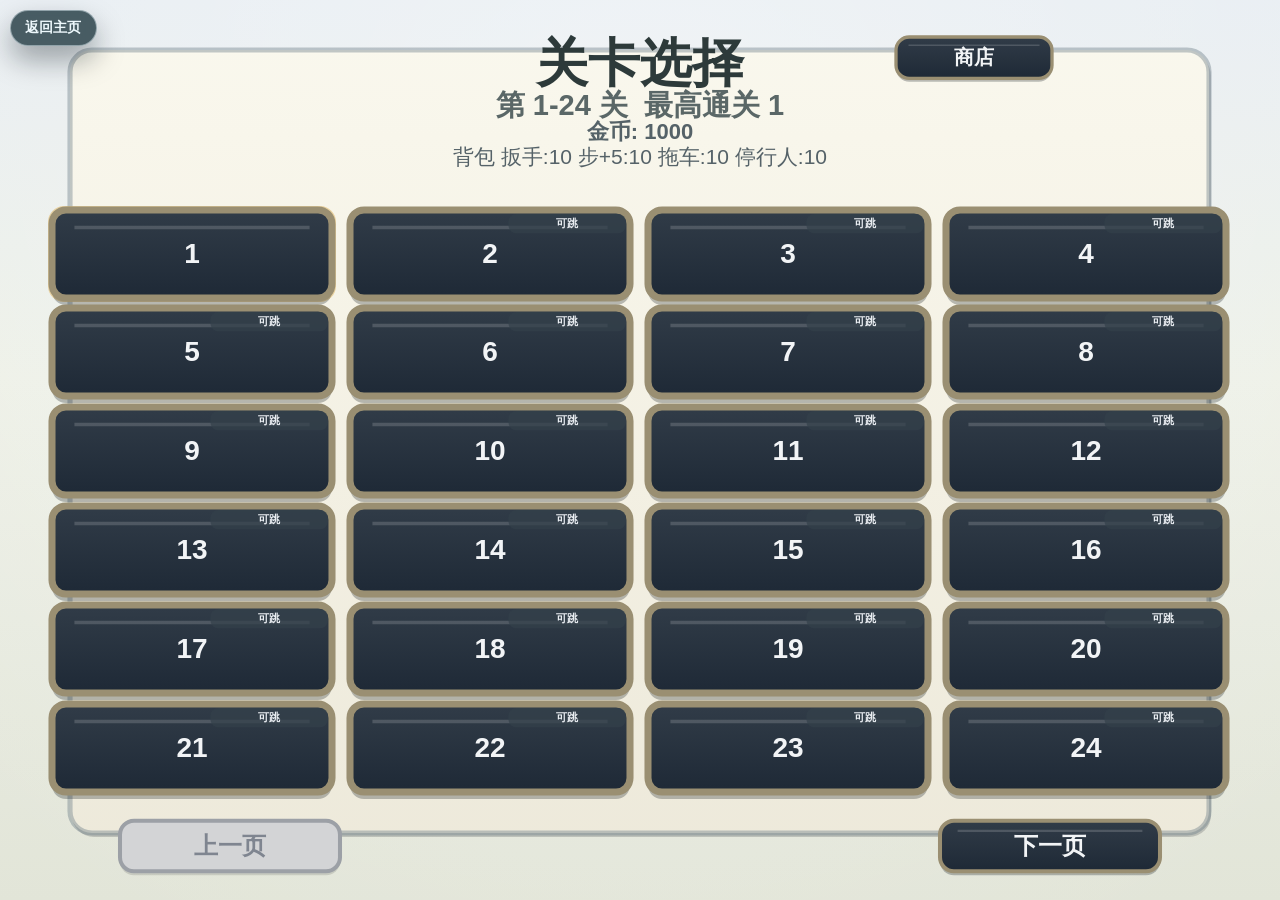
<file: game.html>
<!DOCTYPE html>
<html lang="zh-CN">
<head>
  <meta charset="UTF-8">
  <meta name="viewport" content="width=device-width,initial-scale=1,viewport-fit=cover">
  <meta http-equiv="refresh" content="0; url=./index.html#game">
  <title>车辆离场 - myGame</title>
  <script>
    window.location.replace('./index.html#game');
  </script>
</head>
<body>
  <p>正在跳转到单页面入口… <a href="./index.html#game">如果没有自动跳转，请点这里</a></p>
</body>
</html>
</file>
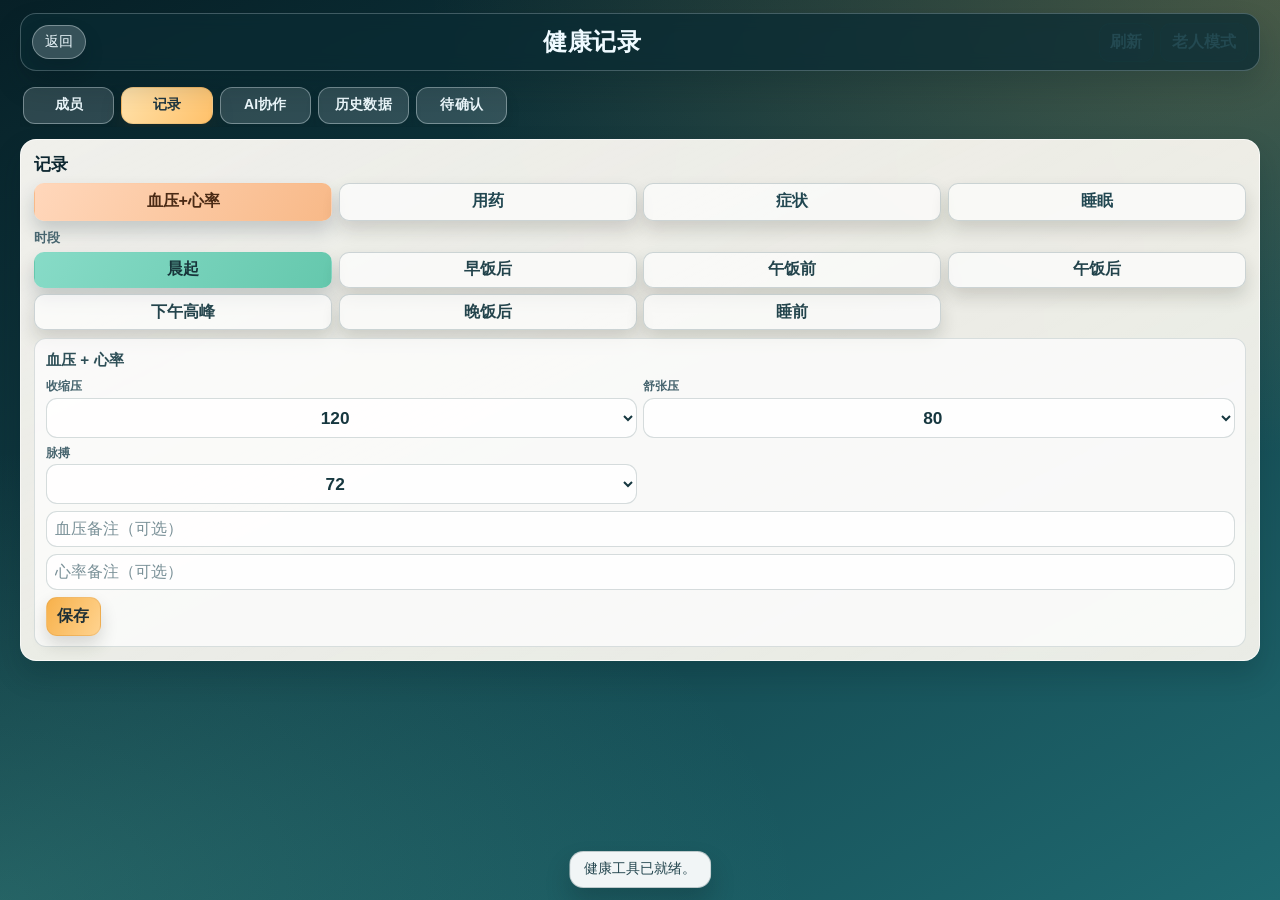
<file: health.html>
<!DOCTYPE html>
<html lang="zh-CN">
<head>
  <meta charset="UTF-8">
  <meta name="viewport" content="width=device-width,initial-scale=1,viewport-fit=cover">
  <meta http-equiv="refresh" content="0; url=./index.html#health">
  <title>健康记录工具 - myGame</title>
  <script>
    window.location.replace('./index.html#health');
  </script>
</head>
<body>
  <p>正在跳转到单页面入口… <a href="./index.html#health">如果没有自动跳转，请点这里</a></p>
</body>
</html>
</file>
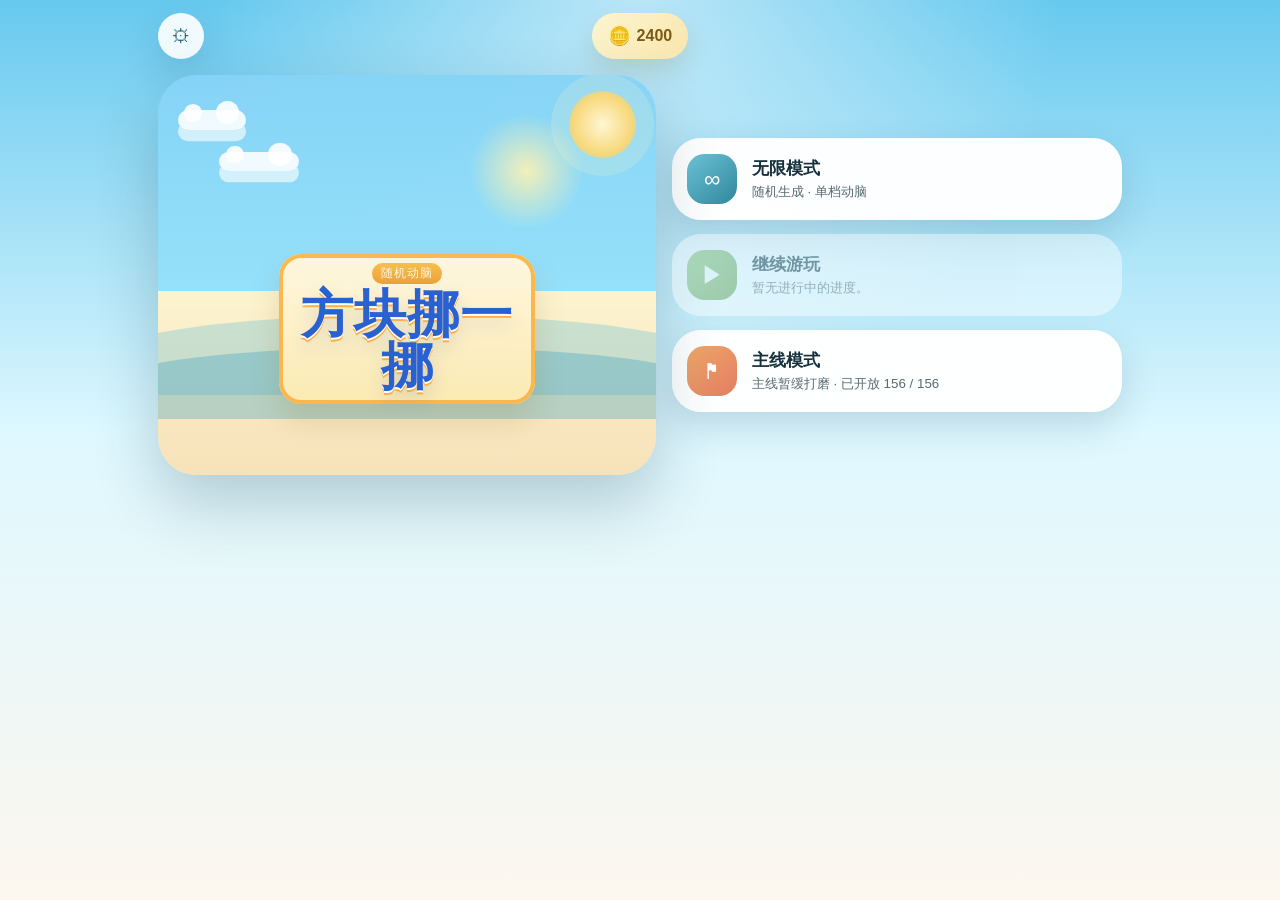
<file: shift.html>
<!DOCTYPE html>
<html lang="zh-CN">
<head>
  <meta charset="UTF-8">
  <meta name="viewport" content="width=device-width,initial-scale=1,viewport-fit=cover">
  <meta http-equiv="refresh" content="0; url=./index.html#shift">
  <title>方块挪一挪 - myGame</title>
  <script>
    window.location.replace('./index.html#shift');
  </script>
</head>
<body>
  <p>正在跳转到单页面入口… <a href="./index.html#shift">如果没有自动跳转，请点这里</a></p>
</body>
</html>
</file>
<file: src/site.css>
:root {
  --shell-bg-0: #072126;
  --shell-bg-1: #0f3a42;
  --shell-bg-2: #1f5c63;
  --shell-surface: rgba(252, 249, 240, 0.9);
  --shell-surface-strong: rgba(255, 253, 247, 0.96);
  --shell-ink: #17373f;
  --shell-ink-strong: #0d252c;
  --shell-muted: #53717a;
  --shell-accent-warm: #f7b04f;
  --shell-accent-cool: #63bfd1;
  --shell-accent-green: #71be90;
  --shell-accent-navy: #1f4e63;
  --shell-border: rgba(255, 255, 255, 0.6);
  --shell-focus-ring: rgba(99, 191, 209, 0.48);
  --shell-shadow-soft: 0 16px 36px rgba(6, 28, 34, 0.28);
  --shell-shadow-strong: 0 28px 60px rgba(6, 20, 27, 0.34);
  --shell-font-body: "Avenir Next", "PingFang SC", "Hiragino Sans GB", "Noto Sans CJK SC", "Microsoft YaHei", sans-serif;
  --shell-font-display: "STKaiti", "Kaiti SC", "Songti SC", "Noto Serif CJK SC", serif;
  --shell-radius-card: 24px;
  --shell-radius-pill: 999px;
}

* {
  box-sizing: border-box;
  -webkit-tap-highlight-color: transparent;
}

html,
body {
  margin: 0;
  min-height: 100%;
  color: var(--shell-ink);
  font-family: var(--shell-font-body);
  background:
    radial-gradient(140% 120% at 100% 0%, rgba(247, 176, 79, 0.26) 0%, rgba(247, 176, 79, 0) 46%),
    radial-gradient(120% 110% at 0% 100%, rgba(99, 191, 209, 0.22) 0%, rgba(99, 191, 209, 0) 52%),
    linear-gradient(150deg, var(--shell-bg-0), var(--shell-bg-1) 48%, var(--shell-bg-2));
}

body {
  position: relative;
  padding: env(safe-area-inset-top) 0 env(safe-area-inset-bottom);
}

body::before,
body::after {
  content: "";
  position: fixed;
  inset: 0;
  z-index: -1;
  pointer-events: none;
}

body::before {
  background:
    radial-gradient(42rem 42rem at -14% 110%, rgba(113, 190, 144, 0.2), transparent 68%),
    radial-gradient(40rem 40rem at 114% -28%, rgba(247, 176, 79, 0.18), transparent 68%);
}

body::after {
  opacity: 0.2;
  background:
    linear-gradient(115deg, transparent 0 47%, rgba(255, 255, 255, 0.18) 48%, transparent 49% 100%),
    linear-gradient(62deg, transparent 0 63%, rgba(255, 255, 255, 0.14) 64%, transparent 65% 100%);
}

.shell-view {
  min-height: 100vh;
}

.portal {
  width: min(1100px, 100% - 1.2rem);
  margin: 0 auto;
  padding: 1.25rem 0 2rem;
}

.hero {
  position: relative;
  color: #f4fbfe;
  padding: 1.55rem 0.3rem 1.2rem;
}

.hero::before {
  content: "";
  position: absolute;
  right: 0;
  top: 0.25rem;
  width: min(16.5rem, 38vw);
  height: min(16.5rem, 38vw);
  border-radius: 42% 58% 55% 45%;
  background: radial-gradient(circle at 36% 34%, rgba(255, 221, 164, 0.34), rgba(255, 221, 164, 0));
  pointer-events: none;
}

.hero::after {
  content: "";
  display: block;
  width: min(10rem, 36vw);
  height: 2px;
  margin-top: 0.9rem;
  border-radius: var(--shell-radius-pill);
  background: linear-gradient(90deg, rgba(247, 176, 79, 0.94), rgba(99, 191, 209, 0.94));
}

.kicker {
  margin: 0;
  font-family: "Menlo", "Monaco", "Consolas", monospace;
  font-size: 0.78rem;
  letter-spacing: 0.14em;
  text-transform: uppercase;
  color: rgba(236, 247, 252, 0.86);
}

.hero h1 {
  margin: 0.46rem 0 0;
  font-family: var(--shell-font-display);
  font-size: clamp(2.25rem, 7vw, 3.7rem);
  line-height: 1.03;
  letter-spacing: 0.02em;
  color: #f9fdff;
  text-shadow: 0 10px 28px rgba(5, 23, 30, 0.22);
}

.subtitle {
  margin: 0.72rem 0 0;
  max-width: 46ch;
  color: rgba(234, 248, 252, 0.92);
  font-size: clamp(0.95rem, 3.4vw, 1.08rem);
  line-height: 1.55;
}

.tool-grid {
  display: grid;
  grid-template-columns: 1fr;
  gap: 1rem;
}

.tool-card {
  position: relative;
  overflow: hidden;
  border-radius: var(--shell-radius-card);
  padding: 1.25rem 1.15rem 1.2rem;
  background:
    linear-gradient(152deg, rgba(255, 255, 255, 0.34), rgba(255, 255, 255, 0.08) 45%, rgba(255, 255, 255, 0) 85%),
    var(--shell-surface);
  border: 1px solid var(--shell-border);
  box-shadow: var(--shell-shadow-soft);
  backdrop-filter: blur(5px);
  transition: transform 180ms ease, box-shadow 180ms ease, border-color 180ms ease;
}

.tool-card:hover {
  transform: translateY(-4px) scale(1.005);
  box-shadow: var(--shell-shadow-strong);
  border-color: rgba(255, 255, 255, 0.8);
}

.tool-card:focus-within {
  border-color: rgba(99, 191, 209, 0.74);
  box-shadow: 0 0 0 3px rgba(99, 191, 209, 0.25), var(--shell-shadow-soft);
}

.tool-card::before,
.tool-card::after {
  content: "";
  position: absolute;
  pointer-events: none;
}

.tool-card::before {
  width: 11rem;
  height: 11rem;
  right: -3.9rem;
  top: -4.2rem;
  border-radius: 44% 56% 58% 42%;
  opacity: 0.28;
}

.tool-card.game::before {
  background: radial-gradient(circle, rgba(99, 191, 209, 0.9), rgba(99, 191, 209, 0));
}

.tool-card.health::before {
  background: radial-gradient(circle, rgba(113, 190, 144, 0.9), rgba(113, 190, 144, 0));
}

.tool-card.shift::before {
  background: radial-gradient(circle, rgba(183, 140, 232, 0.88), rgba(183, 140, 232, 0));
}

.tool-card::after {
  inset: 0;
  border-radius: inherit;
  border: 1px solid rgba(255, 255, 255, 0.22);
  opacity: 0.65;
}

.badge {
  display: inline-flex;
  align-items: center;
  border-radius: var(--shell-radius-pill);
  padding: 0.28rem 0.72rem;
  font-size: 0.75rem;
  font-weight: 800;
  letter-spacing: 0.03em;
  background: rgba(31, 78, 99, 0.1);
  color: var(--shell-accent-navy);
}

.tool-card h2 {
  margin: 0.64rem 0 0;
  font-size: clamp(1.35rem, 4.9vw, 1.6rem);
  letter-spacing: -0.01em;
  color: var(--shell-ink-strong);
}

.tool-card p {
  margin: 0.52rem 0 0.96rem;
  color: var(--shell-muted);
  line-height: 1.55;
  font-size: 0.95rem;
}

.tool-link {
  display: inline-flex;
  align-items: center;
  justify-content: center;
  gap: 0.35rem;
  text-decoration: none;
  border-radius: var(--shell-radius-pill);
  padding: 0.62rem 1.08rem;
  min-height: 2.42rem;
  color: #102830;
  font-size: 0.92rem;
  font-weight: 800;
  letter-spacing: 0.01em;
  background: linear-gradient(116deg, var(--shell-accent-warm), #ffd88e);
  border: 1px solid rgba(206, 142, 57, 0.26);
  box-shadow: 0 11px 20px rgba(37, 32, 21, 0.17);
  transition: transform 150ms ease, box-shadow 150ms ease, filter 150ms ease;
}

.tool-link:hover {
  transform: translateY(-1px);
  box-shadow: 0 15px 24px rgba(37, 32, 21, 0.24);
  filter: saturate(1.05);
}

.tool-link:active {
  transform: translateY(0);
}

.tool-link:focus-visible {
  outline: none;
  box-shadow: 0 0 0 3px var(--shell-focus-ring), 0 10px 24px rgba(37, 32, 21, 0.22);
}

.quick-note {
  position: relative;
  margin-top: 1.12rem;
  border-radius: 18px;
  padding: 1.02rem 1.04rem;
  color: #ecf8fc;
  background: rgba(10, 37, 45, 0.66);
  border: 1px solid rgba(229, 241, 247, 0.22);
  box-shadow: 0 16px 30px rgba(7, 27, 34, 0.24);
  overflow: hidden;
}

.quick-note::before {
  content: "";
  position: absolute;
  inset: 0;
  border-radius: inherit;
  background: linear-gradient(120deg, rgba(247, 176, 79, 0.13), rgba(99, 191, 209, 0.11) 45%, transparent);
  pointer-events: none;
}

.quick-note h3 {
  margin: 0 0 0.45rem;
  font-family: var(--shell-font-display);
  font-size: 1.02rem;
  letter-spacing: 0.03em;
}

.quick-note p {
  margin: 0;
  color: rgba(233, 247, 251, 0.92);
  font-size: 0.93rem;
  line-height: 1.52;
}

.backup-station {
  position: relative;
  margin-top: 1.1rem;
  border-radius: 18px;
  padding: 1.02rem 1.04rem 1.08rem;
  color: #e8f6fb;
  background:
    linear-gradient(140deg, rgba(12, 49, 58, 0.84), rgba(9, 35, 43, 0.8) 52%, rgba(13, 56, 67, 0.76)),
    rgba(8, 30, 37, 0.88);
  border: 1px solid rgba(226, 243, 250, 0.26);
  box-shadow: 0 16px 30px rgba(6, 22, 28, 0.28);
  overflow: hidden;
}

.backup-station::before,
.backup-station::after {
  content: "";
  position: absolute;
  pointer-events: none;
}

.backup-station::before {
  width: min(17rem, 52vw);
  height: min(17rem, 52vw);
  right: -6rem;
  top: -8rem;
  border-radius: 50%;
  background: radial-gradient(circle, rgba(113, 190, 144, 0.3), rgba(113, 190, 144, 0));
}

.backup-station::after {
  inset: 0;
  border-radius: inherit;
  background:
    linear-gradient(125deg, rgba(247, 176, 79, 0.16), rgba(247, 176, 79, 0) 40%),
    linear-gradient(24deg, rgba(99, 191, 209, 0.12), rgba(99, 191, 209, 0) 56%);
}

.backup-station-head,
.backup-desc,
.backup-actions,
.backup-scope,
.backup-status {
  position: relative;
  z-index: 1;
}

.backup-kicker {
  margin: 0;
  font-family: "Menlo", "Monaco", "Consolas", monospace;
  letter-spacing: 0.12em;
  text-transform: uppercase;
  font-size: 0.76rem;
  color: rgba(227, 245, 251, 0.8);
}

.backup-station h3 {
  margin: 0.42rem 0 0;
  font-family: var(--shell-font-display);
  color: #f2fcff;
  font-size: 1.22rem;
  letter-spacing: 0.02em;
}

.backup-desc {
  margin: 0.62rem 0 0;
  color: rgba(223, 243, 250, 0.92);
  line-height: 1.5;
  font-size: 0.92rem;
}

.backup-actions {
  margin-top: 0.84rem;
  display: flex;
  flex-wrap: wrap;
  gap: 0.64rem;
}

.backup-link {
  appearance: none;
  border: 1px solid rgba(212, 238, 246, 0.3);
  cursor: pointer;
}

.backup-link-import {
  background: linear-gradient(118deg, rgba(113, 190, 144, 0.95), rgba(174, 226, 190, 0.96));
  border-color: rgba(79, 148, 99, 0.35);
}

.backup-link-export {
  background: linear-gradient(116deg, var(--shell-accent-warm), #ffd88e);
}

.backup-link-game-only {
  background: linear-gradient(118deg, rgba(87, 170, 221, 0.96), rgba(152, 226, 255, 0.94));
  border-color: rgba(95, 152, 195, 0.36);
}

.backup-scope {
  margin-top: 0.74rem;
  color: rgba(216, 239, 247, 0.9);
  font-size: 0.88rem;
  line-height: 1.45;
}

.backup-status {
  margin-top: 0.5rem;
  min-height: 1.24rem;
  font-size: 0.86rem;
  color: rgba(210, 237, 246, 0.82);
  line-height: 1.45;
}

.backup-status.ok {
  color: #d2f3dd;
}

.backup-status.warn {
  color: #ffe7ae;
}

.backup-status.error {
  color: #ffd0d0;
}

.shell-view.is-hidden {
  display: none !important;
}

.shell-view[data-view="game"],
.shell-view[data-view="health"] {
  min-height: 100vh;
}

.home-link {
  display: none;
  position: fixed;
  z-index: 30;
  top: calc(env(safe-area-inset-top) + 10px);
  left: 10px;
  border-radius: var(--shell-radius-pill);
  text-decoration: none;
  background: rgba(12, 37, 44, 0.8);
  color: #f0fbff;
  border: 1px solid rgba(240, 251, 255, 0.44);
  padding: 9px 14px;
  font: 700 14px var(--shell-font-body);
  letter-spacing: 0.01em;
  box-shadow: 0 8px 18px rgba(5, 20, 27, 0.28);
  backdrop-filter: blur(8px);
  transition: transform 140ms ease, box-shadow 140ms ease, background-color 140ms ease;
}

.home-link:hover {
  transform: translateY(-1px);
  box-shadow: 0 12px 24px rgba(5, 20, 27, 0.35);
}

.home-link:focus-visible {
  outline: none;
  box-shadow: 0 0 0 3px var(--shell-focus-ring), 0 8px 22px rgba(5, 20, 27, 0.32);
}

.shell-status {
  position: fixed;
  z-index: 60;
  left: 50%;
  bottom: calc(env(safe-area-inset-bottom) + 12px);
  transform: translateX(-50%);
  max-width: min(92vw, 560px);
  border-radius: var(--shell-radius-pill);
  background: rgba(11, 34, 42, 0.9);
  color: rgba(236, 248, 252, 0.95);
  border: 1px solid rgba(236, 248, 252, 0.24);
  box-shadow: 0 12px 24px rgba(6, 19, 24, 0.32);
  font-size: 0.84rem;
  line-height: 1.35;
  padding: 0.36rem 0.78rem;
  opacity: 0;
  pointer-events: none;
  transition: opacity 180ms ease;
}

.shell-status.error {
  opacity: 1;
  background: rgba(123, 35, 35, 0.92);
  border-color: rgba(252, 205, 205, 0.55);
}

@keyframes shell-rise {
  from {
    opacity: 0;
    transform: translateY(10px);
  }

  to {
    opacity: 1;
    transform: translateY(0);
  }
}

.hero,
.tool-card,
.quick-note,
.backup-station {
  opacity: 0;
  animation: shell-rise 620ms cubic-bezier(0.2, 0.65, 0.34, 1) forwards;
}

.tool-card:nth-child(2) {
  animation-delay: 90ms;
}

.quick-note {
  animation-delay: 160ms;
}

.backup-station {
  animation-delay: 220ms;
}

@media (min-width: 760px) {
  .portal {
    width: min(1120px, 100% - 2rem);
    padding-top: 1.78rem;
  }

  .hero {
    padding-top: 1.9rem;
  }

  .tool-grid {
    grid-template-columns: repeat(2, minmax(0, 1fr));
    gap: 1.08rem;
  }

  .tool-card {
    min-height: 15.2rem;
    padding: 1.35rem 1.24rem 1.22rem;
  }

  .quick-note {
    margin-top: 1.2rem;
    padding: 1.08rem 1.14rem;
  }

  .backup-station {
    margin-top: 1.22rem;
    padding: 1.12rem 1.2rem 1.16rem;
  }
}

@media (max-width: 520px) {
  .portal {
    width: min(1100px, 100% - 0.84rem);
    padding-top: 0.95rem;
  }

  .hero {
    padding: 1.2rem 0.16rem 0.95rem;
  }

  .tool-card {
    border-radius: 20px;
    padding: 1.08rem 0.95rem 1rem;
  }
}

@media (prefers-reduced-motion: reduce) {
  *,
  *::before,
  *::after {
    animation: none !important;
    transition: none !important;
  }
}
</file>
<file: web_frontend/src/site.css>
:root {
  --shell-bg-0: #072126;
  --shell-bg-1: #0f3a42;
  --shell-bg-2: #1f5c63;
  --shell-surface: rgba(252, 249, 240, 0.9);
  --shell-surface-strong: rgba(255, 253, 247, 0.96);
  --shell-ink: #17373f;
  --shell-ink-strong: #0d252c;
  --shell-muted: #53717a;
  --shell-accent-warm: #f7b04f;
  --shell-accent-cool: #63bfd1;
  --shell-accent-green: #71be90;
  --shell-accent-navy: #1f4e63;
  --shell-border: rgba(255, 255, 255, 0.6);
  --shell-focus-ring: rgba(99, 191, 209, 0.48);
  --shell-shadow-soft: 0 16px 36px rgba(6, 28, 34, 0.28);
  --shell-shadow-strong: 0 28px 60px rgba(6, 20, 27, 0.34);
  --shell-font-body: "Avenir Next", "PingFang SC", "Hiragino Sans GB", "Noto Sans CJK SC", "Microsoft YaHei", sans-serif;
  --shell-font-display: "STKaiti", "Kaiti SC", "Songti SC", "Noto Serif CJK SC", serif;
  --shell-radius-card: 24px;
  --shell-radius-pill: 999px;
}

* {
  box-sizing: border-box;
  -webkit-tap-highlight-color: transparent;
}

html,
body {
  margin: 0;
  min-height: 100%;
  color: var(--shell-ink);
  font-family: var(--shell-font-body);
  background:
    radial-gradient(140% 120% at 100% 0%, rgba(247, 176, 79, 0.26) 0%, rgba(247, 176, 79, 0) 46%),
    radial-gradient(120% 110% at 0% 100%, rgba(99, 191, 209, 0.22) 0%, rgba(99, 191, 209, 0) 52%),
    linear-gradient(150deg, var(--shell-bg-0), var(--shell-bg-1) 48%, var(--shell-bg-2));
}

body {
  position: relative;
  padding: env(safe-area-inset-top) 0 env(safe-area-inset-bottom);
}

body::before,
body::after {
  content: "";
  position: fixed;
  inset: 0;
  z-index: -1;
  pointer-events: none;
}

body::before {
  background:
    radial-gradient(42rem 42rem at -14% 110%, rgba(113, 190, 144, 0.2), transparent 68%),
    radial-gradient(40rem 40rem at 114% -28%, rgba(247, 176, 79, 0.18), transparent 68%);
}

body::after {
  opacity: 0.2;
  background:
    linear-gradient(115deg, transparent 0 47%, rgba(255, 255, 255, 0.18) 48%, transparent 49% 100%),
    linear-gradient(62deg, transparent 0 63%, rgba(255, 255, 255, 0.14) 64%, transparent 65% 100%);
}

.shell-view {
  min-height: 100vh;
}

.portal {
  width: min(1100px, 100% - 1.2rem);
  margin: 0 auto;
  padding: 1.25rem 0 2rem;
}

.hero {
  position: relative;
  color: #f4fbfe;
  padding: 1.55rem 0.3rem 1.2rem;
}

.hero::before {
  content: "";
  position: absolute;
  right: 0;
  top: 0.25rem;
  width: min(16.5rem, 38vw);
  height: min(16.5rem, 38vw);
  border-radius: 42% 58% 55% 45%;
  background: radial-gradient(circle at 36% 34%, rgba(255, 221, 164, 0.34), rgba(255, 221, 164, 0));
  pointer-events: none;
}

.hero::after {
  content: "";
  display: block;
  width: min(10rem, 36vw);
  height: 2px;
  margin-top: 0.9rem;
  border-radius: var(--shell-radius-pill);
  background: linear-gradient(90deg, rgba(247, 176, 79, 0.94), rgba(99, 191, 209, 0.94));
}

.kicker {
  margin: 0;
  font-family: "Menlo", "Monaco", "Consolas", monospace;
  font-size: 0.78rem;
  letter-spacing: 0.14em;
  text-transform: uppercase;
  color: rgba(236, 247, 252, 0.86);
}

.hero h1 {
  margin: 0.46rem 0 0;
  font-family: var(--shell-font-display);
  font-size: clamp(2.25rem, 7vw, 3.7rem);
  line-height: 1.03;
  letter-spacing: 0.02em;
  color: #f9fdff;
  text-shadow: 0 10px 28px rgba(5, 23, 30, 0.22);
}

.subtitle {
  margin: 0.72rem 0 0;
  max-width: 46ch;
  color: rgba(234, 248, 252, 0.92);
  font-size: clamp(0.95rem, 3.4vw, 1.08rem);
  line-height: 1.55;
}

.tool-grid {
  display: grid;
  grid-template-columns: 1fr;
  gap: 1rem;
}

.tool-card {
  position: relative;
  overflow: hidden;
  border-radius: var(--shell-radius-card);
  padding: 1.25rem 1.15rem 1.2rem;
  background:
    linear-gradient(152deg, rgba(255, 255, 255, 0.34), rgba(255, 255, 255, 0.08) 45%, rgba(255, 255, 255, 0) 85%),
    var(--shell-surface);
  border: 1px solid var(--shell-border);
  box-shadow: var(--shell-shadow-soft);
  backdrop-filter: blur(5px);
  transition: transform 180ms ease, box-shadow 180ms ease, border-color 180ms ease;
}

.tool-card:hover {
  transform: translateY(-4px) scale(1.005);
  box-shadow: var(--shell-shadow-strong);
  border-color: rgba(255, 255, 255, 0.8);
}

.tool-card:focus-within {
  border-color: rgba(99, 191, 209, 0.74);
  box-shadow: 0 0 0 3px rgba(99, 191, 209, 0.25), var(--shell-shadow-soft);
}

.tool-card::before,
.tool-card::after {
  content: "";
  position: absolute;
  pointer-events: none;
}

.tool-card::before {
  width: 11rem;
  height: 11rem;
  right: -3.9rem;
  top: -4.2rem;
  border-radius: 44% 56% 58% 42%;
  opacity: 0.28;
}

.tool-card.game::before {
  background: radial-gradient(circle, rgba(99, 191, 209, 0.9), rgba(99, 191, 209, 0));
}

.tool-card.health::before {
  background: radial-gradient(circle, rgba(113, 190, 144, 0.9), rgba(113, 190, 144, 0));
}

.tool-card.shift::before {
  background: radial-gradient(circle, rgba(183, 140, 232, 0.88), rgba(183, 140, 232, 0));
}

.tool-card::after {
  inset: 0;
  border-radius: inherit;
  border: 1px solid rgba(255, 255, 255, 0.22);
  opacity: 0.65;
}

.badge {
  display: inline-flex;
  align-items: center;
  border-radius: var(--shell-radius-pill);
  padding: 0.28rem 0.72rem;
  font-size: 0.75rem;
  font-weight: 800;
  letter-spacing: 0.03em;
  background: rgba(31, 78, 99, 0.1);
  color: var(--shell-accent-navy);
}

.tool-card h2 {
  margin: 0.64rem 0 0;
  font-size: clamp(1.35rem, 4.9vw, 1.6rem);
  letter-spacing: -0.01em;
  color: var(--shell-ink-strong);
}

.tool-card p {
  margin: 0.52rem 0 0.96rem;
  color: var(--shell-muted);
  line-height: 1.55;
  font-size: 0.95rem;
}

.tool-link {
  display: inline-flex;
  align-items: center;
  justify-content: center;
  gap: 0.35rem;
  text-decoration: none;
  border-radius: var(--shell-radius-pill);
  padding: 0.62rem 1.08rem;
  min-height: 2.42rem;
  color: #102830;
  font-size: 0.92rem;
  font-weight: 800;
  letter-spacing: 0.01em;
  background: linear-gradient(116deg, var(--shell-accent-warm), #ffd88e);
  border: 1px solid rgba(206, 142, 57, 0.26);
  box-shadow: 0 11px 20px rgba(37, 32, 21, 0.17);
  transition: transform 150ms ease, box-shadow 150ms ease, filter 150ms ease;
}

.tool-link:hover {
  transform: translateY(-1px);
  box-shadow: 0 15px 24px rgba(37, 32, 21, 0.24);
  filter: saturate(1.05);
}

.tool-link:active {
  transform: translateY(0);
}

.tool-link:focus-visible {
  outline: none;
  box-shadow: 0 0 0 3px var(--shell-focus-ring), 0 10px 24px rgba(37, 32, 21, 0.22);
}

.quick-note {
  position: relative;
  margin-top: 1.12rem;
  border-radius: 18px;
  padding: 1.02rem 1.04rem;
  color: #ecf8fc;
  background: rgba(10, 37, 45, 0.66);
  border: 1px solid rgba(229, 241, 247, 0.22);
  box-shadow: 0 16px 30px rgba(7, 27, 34, 0.24);
  overflow: hidden;
}

.quick-note::before {
  content: "";
  position: absolute;
  inset: 0;
  border-radius: inherit;
  background: linear-gradient(120deg, rgba(247, 176, 79, 0.13), rgba(99, 191, 209, 0.11) 45%, transparent);
  pointer-events: none;
}

.quick-note h3 {
  margin: 0 0 0.45rem;
  font-family: var(--shell-font-display);
  font-size: 1.02rem;
  letter-spacing: 0.03em;
}

.quick-note p {
  margin: 0;
  color: rgba(233, 247, 251, 0.92);
  font-size: 0.93rem;
  line-height: 1.52;
}

.backup-station {
  position: relative;
  margin-top: 1.1rem;
  border-radius: 18px;
  padding: 1.02rem 1.04rem 1.08rem;
  color: #e8f6fb;
  background:
    linear-gradient(140deg, rgba(12, 49, 58, 0.84), rgba(9, 35, 43, 0.8) 52%, rgba(13, 56, 67, 0.76)),
    rgba(8, 30, 37, 0.88);
  border: 1px solid rgba(226, 243, 250, 0.26);
  box-shadow: 0 16px 30px rgba(6, 22, 28, 0.28);
  overflow: hidden;
}

.backup-station::before,
.backup-station::after {
  content: "";
  position: absolute;
  pointer-events: none;
}

.backup-station::before {
  width: min(17rem, 52vw);
  height: min(17rem, 52vw);
  right: -6rem;
  top: -8rem;
  border-radius: 50%;
  background: radial-gradient(circle, rgba(113, 190, 144, 0.3), rgba(113, 190, 144, 0));
}

.backup-station::after {
  inset: 0;
  border-radius: inherit;
  background:
    linear-gradient(125deg, rgba(247, 176, 79, 0.16), rgba(247, 176, 79, 0) 40%),
    linear-gradient(24deg, rgba(99, 191, 209, 0.12), rgba(99, 191, 209, 0) 56%);
}

.backup-station-head,
.backup-desc,
.backup-actions,
.backup-scope,
.backup-status {
  position: relative;
  z-index: 1;
}

.backup-kicker {
  margin: 0;
  font-family: "Menlo", "Monaco", "Consolas", monospace;
  letter-spacing: 0.12em;
  text-transform: uppercase;
  font-size: 0.76rem;
  color: rgba(227, 245, 251, 0.8);
}

.backup-station h3 {
  margin: 0.42rem 0 0;
  font-family: var(--shell-font-display);
  color: #f2fcff;
  font-size: 1.22rem;
  letter-spacing: 0.02em;
}

.backup-desc {
  margin: 0.62rem 0 0;
  color: rgba(223, 243, 250, 0.92);
  line-height: 1.5;
  font-size: 0.92rem;
}

.backup-actions {
  margin-top: 0.84rem;
  display: flex;
  flex-wrap: wrap;
  gap: 0.64rem;
}

.backup-link {
  appearance: none;
  border: 1px solid rgba(212, 238, 246, 0.3);
  cursor: pointer;
}

.backup-link-import {
  background: linear-gradient(118deg, rgba(113, 190, 144, 0.95), rgba(174, 226, 190, 0.96));
  border-color: rgba(79, 148, 99, 0.35);
}

.backup-link-export {
  background: linear-gradient(116deg, var(--shell-accent-warm), #ffd88e);
}

.backup-link-game-only {
  background: linear-gradient(118deg, rgba(87, 170, 221, 0.96), rgba(152, 226, 255, 0.94));
  border-color: rgba(95, 152, 195, 0.36);
}

.backup-scope {
  margin-top: 0.74rem;
  color: rgba(216, 239, 247, 0.9);
  font-size: 0.88rem;
  line-height: 1.45;
}

.backup-status {
  margin-top: 0.5rem;
  min-height: 1.24rem;
  font-size: 0.86rem;
  color: rgba(210, 237, 246, 0.82);
  line-height: 1.45;
}

.backup-status.ok {
  color: #d2f3dd;
}

.backup-status.warn {
  color: #ffe7ae;
}

.backup-status.error {
  color: #ffd0d0;
}

.shell-view.is-hidden {
  display: none !important;
}

.shell-view[data-view="game"],
.shell-view[data-view="health"] {
  min-height: 100vh;
}

.home-link {
  display: none;
  position: fixed;
  z-index: 30;
  top: calc(env(safe-area-inset-top) + 10px);
  left: 10px;
  border-radius: var(--shell-radius-pill);
  text-decoration: none;
  background: rgba(12, 37, 44, 0.8);
  color: #f0fbff;
  border: 1px solid rgba(240, 251, 255, 0.44);
  padding: 9px 14px;
  font: 700 14px var(--shell-font-body);
  letter-spacing: 0.01em;
  box-shadow: 0 8px 18px rgba(5, 20, 27, 0.28);
  backdrop-filter: blur(8px);
  transition: transform 140ms ease, box-shadow 140ms ease, background-color 140ms ease;
}

.home-link:hover {
  transform: translateY(-1px);
  box-shadow: 0 12px 24px rgba(5, 20, 27, 0.35);
}

.home-link:focus-visible {
  outline: none;
  box-shadow: 0 0 0 3px var(--shell-focus-ring), 0 8px 22px rgba(5, 20, 27, 0.32);
}

.shell-status {
  position: fixed;
  z-index: 60;
  left: 50%;
  bottom: calc(env(safe-area-inset-bottom) + 12px);
  transform: translateX(-50%);
  max-width: min(92vw, 560px);
  border-radius: var(--shell-radius-pill);
  background: rgba(11, 34, 42, 0.9);
  color: rgba(236, 248, 252, 0.95);
  border: 1px solid rgba(236, 248, 252, 0.24);
  box-shadow: 0 12px 24px rgba(6, 19, 24, 0.32);
  font-size: 0.84rem;
  line-height: 1.35;
  padding: 0.36rem 0.78rem;
  opacity: 0;
  pointer-events: none;
  transition: opacity 180ms ease;
}

.shell-status.error {
  opacity: 1;
  background: rgba(123, 35, 35, 0.92);
  border-color: rgba(252, 205, 205, 0.55);
}

@keyframes shell-rise {
  from {
    opacity: 0;
    transform: translateY(10px);
  }

  to {
    opacity: 1;
    transform: translateY(0);
  }
}

.hero,
.tool-card,
.quick-note,
.backup-station {
  opacity: 0;
  animation: shell-rise 620ms cubic-bezier(0.2, 0.65, 0.34, 1) forwards;
}

.tool-card:nth-child(2) {
  animation-delay: 90ms;
}

.quick-note {
  animation-delay: 160ms;
}

.backup-station {
  animation-delay: 220ms;
}

@media (min-width: 760px) {
  .portal {
    width: min(1120px, 100% - 2rem);
    padding-top: 1.78rem;
  }

  .hero {
    padding-top: 1.9rem;
  }

  .tool-grid {
    grid-template-columns: repeat(2, minmax(0, 1fr));
    gap: 1.08rem;
  }

  .tool-card {
    min-height: 15.2rem;
    padding: 1.35rem 1.24rem 1.22rem;
  }

  .quick-note {
    margin-top: 1.2rem;
    padding: 1.08rem 1.14rem;
  }

  .backup-station {
    margin-top: 1.22rem;
    padding: 1.12rem 1.2rem 1.16rem;
  }
}

@media (max-width: 520px) {
  .portal {
    width: min(1100px, 100% - 0.84rem);
    padding-top: 0.95rem;
  }

  .hero {
    padding: 1.2rem 0.16rem 0.95rem;
  }

  .tool-card {
    border-radius: 20px;
    padding: 1.08rem 0.95rem 1rem;
  }
}

@media (prefers-reduced-motion: reduce) {
  *,
  *::before,
  *::after {
    animation: none !important;
    transition: none !important;
  }
}
</file>
